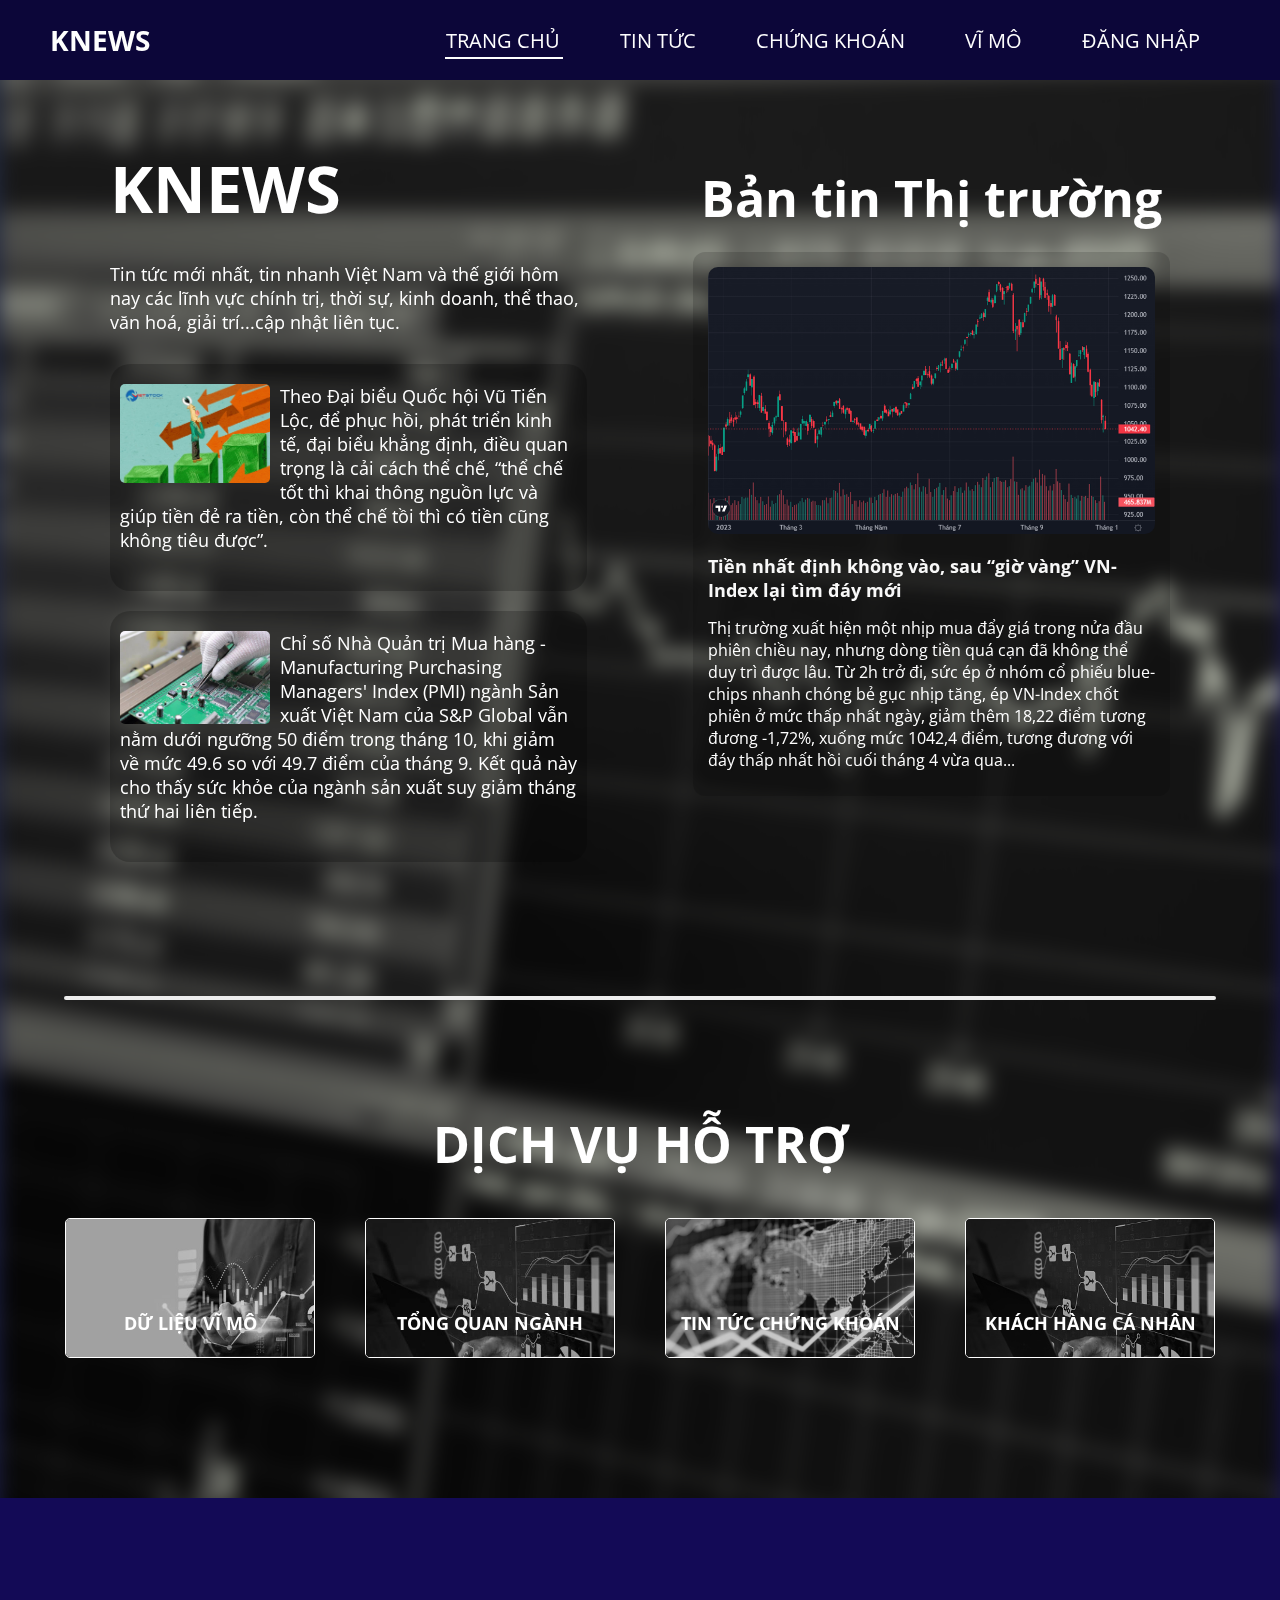
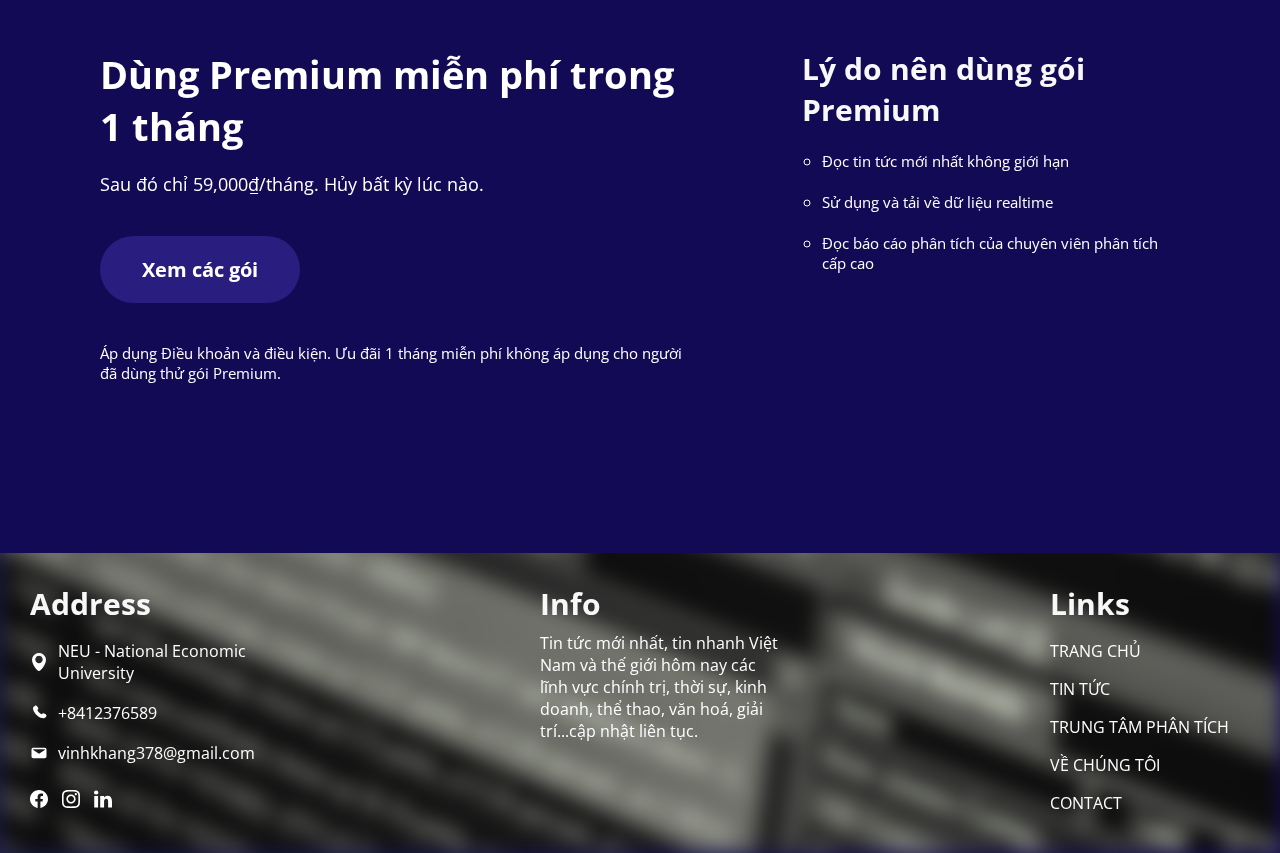
<file: assets/html/index.html>
<!DOCTYPE html>
<html lang="en">
  <head>
    <meta charset="utf-8" />
    <meta name="viewport" content="width=device-width, initial-scale=1.0" />
    <title>KNEWS</title>
    <!-- <link rel="stylesheet" href="../css/main.css" /> -->
    <link rel="stylesheet" href="../css/main.css" />
    <link rel="stylesheet" href="../css/index.css" />
  </head>

  <body>
    <div class="background"></div>
    <!-- header section -->
    <!-- <section id="header"></section> -->
    <section id="header"></section>
    <!-- end header section  -->

    <!-- start hero section  -->
    <section id="hero">
      <div class="container">
        <div class="hero-row">
          <div class="hero-slogan">
            <div class="detail-slogan">
              <h1>KNEWS</h1>
              <p>
                Tin tức mới nhất, tin nhanh Việt Nam và thế giới hôm nay các
                lĩnh vực chính trị, thời sự, kinh doanh, thể thao, văn hoá, giải
                trí...cập nhật liên tục.
              </p>
            </div>
            <div class="news-cat">
              <div class="cat-col">
                <a href="newspage.html">
                  <div class="sub-news">
                    <div class="float-news">
                      <img
                        src="../img/bo-gau-cho-diem-mua_951694.jpg"
                        alt=""
                        class="float-left"
                      />
                      <p>
                        Theo Đại biểu Quốc hội Vũ Tiến Lộc, để phục hồi, phát
                        triển kinh tế, đại biểu khẳng định, điều quan trọng là
                        cải cách thể chế, “thể chế tốt thì khai thông nguồn lực
                        và giúp tiền đẻ ra tiền, còn thể chế tồi thì có tiền
                        cũng không tiêu được”.
                      </p>
                    </div>
                  </div>
                </a>
                <a href="newspage.html">
                  <div class="sub-news">
                    <div class="float-news">
                      <img
                        src="../img/ava-dien-tu.jpg"
                        alt=""
                        class="float-left"
                      />
                      <p>
                        Chỉ số Nhà Quản trị Mua hàng - Manufacturing Purchasing
                        Managers' Index (PMI) ngành Sản xuất Việt Nam của S&P
                        Global vẫn nằm dưới ngưỡng 50 điểm trong tháng 10, khi
                        giảm về mức 49.6 so với 49.7 điểm của tháng 9. Kết quả
                        này cho thấy sức khỏe của ngành sản xuất suy giảm tháng
                        thứ hai liên tiếp.
                      </p>
                    </div>
                  </div>
                </a>
              </div>
            </div>
          </div>
          <div class="hero-highlight">
            <div class="highlight-news">
              <h2>Bản tin Thị trường</h2>
            </div>
            <div class="hnews-box">
              <a href="newspage.html">
                <div class="hnews-pic">
                  <img src="../img/stock-market.png" alt="stock-market" />
                </div>
                <div class="hnews-content">
                  <h5>
                    Tiền nhất định không vào, sau “giờ vàng” VN-Index lại tìm
                    đáy mới
                  </h5>
                  <p>
                    Thị trường xuất hiện một nhịp mua đẩy giá trong nửa đầu
                    phiên chiều nay, nhưng dòng tiền quá cạn đã không thể duy
                    trì được lâu. Từ 2h trở đi, sức ép ở nhóm cổ phiếu
                    blue-chips nhanh chóng bẻ gục nhịp tăng, ép VN-Index chốt
                    phiên ở mức thấp nhất ngày, giảm thêm 18,22 điểm tương đương
                    -1,72%, xuống mức 1042,4 điểm, tương đương với đáy thấp nhất
                    hồi cuối tháng 4 vừa qua...
                  </p>
                </div>
              </a>
            </div>
          </div>
        </div>
      </div>
    </section>
    <!-- end hero section  -->

    <div class="line"></div>

    <!-- start Services section  -->
    <section id="service">
      <div class="container">
        <div class="service-head">
          <h2>DỊCH VỤ HỖ TRỢ</h2>
        </div>
        <div class="service-row">
          <div class="service-box">
            <a href="macro.html">
              <img src="../img/stock-1.jpg" alt="" />
              <h5>DỮ LIỆU VĨ MÔ</h5>
            </a>
          </div>
          <div class="service-box">
            <a href="business.html">
              <img src="../img/stock-2.jpg" alt="" />
              <h5>TỔNG QUAN NGÀNH</h5>
            </a>
          </div>
          <div class="service-box">
            <a href="stocks.html">
              <img src="../img/stock-5.jpg" alt="" />
              <h5>TIN TỨC CHỨNG KHOÁN</h5>
            </a>
          </div>
          <div class="service-box">
            <a href="premium.html">
              <img src="../img/stock-4.jpg" alt="" />
              <h5>KHÁCH HÀNG CÁ NHÂN</h5>
            </a>
          </div>
        </div>
      </div>
    </section>
    <!-- end Services section  -->

    <!-- start Ad section  -->
    <section id="ad">
      <div class="container">
        <div class="row">
          <div class="col intro">
            <h3>Dùng Premium miễn phí trong 1 tháng</h3>
            <p>Sau đó chỉ 59,000₫/tháng. Hủy bất kỳ lúc nào.</p>
            <div class="readmore-button">
              <a href="premium.html"> Xem các gói </a>
            </div>
            <p class="mini">
              Áp dụng Điều khoản và điều kiện. Ưu đãi 1 tháng miễn phí không áp
              dụng cho người đã dùng thử gói Premium.
            </p>
          </div>
          <div class="why">
            <div class="col">
              <h4>Lý do nên dùng gói Premium</h4>
              <ul>
                <li><p>Đọc tin tức mới nhất không giới hạn</p></li>
                <li><p>Sử dụng và tải về dữ liệu realtime</p></li>
                <li>
                  <p>Đọc báo cáo phân tích của chuyên viên phân tích cấp cao</p>
                </li>
              </ul>
            </div>
          </div>
        </div>
      </div>
    </section>
    <!-- end Ad section  -->

    <!-- start Services section  -->
    <section id="footer"></section>

    <script type="module" src="../js/index.js"></script>
  </body>
</html>
</file>
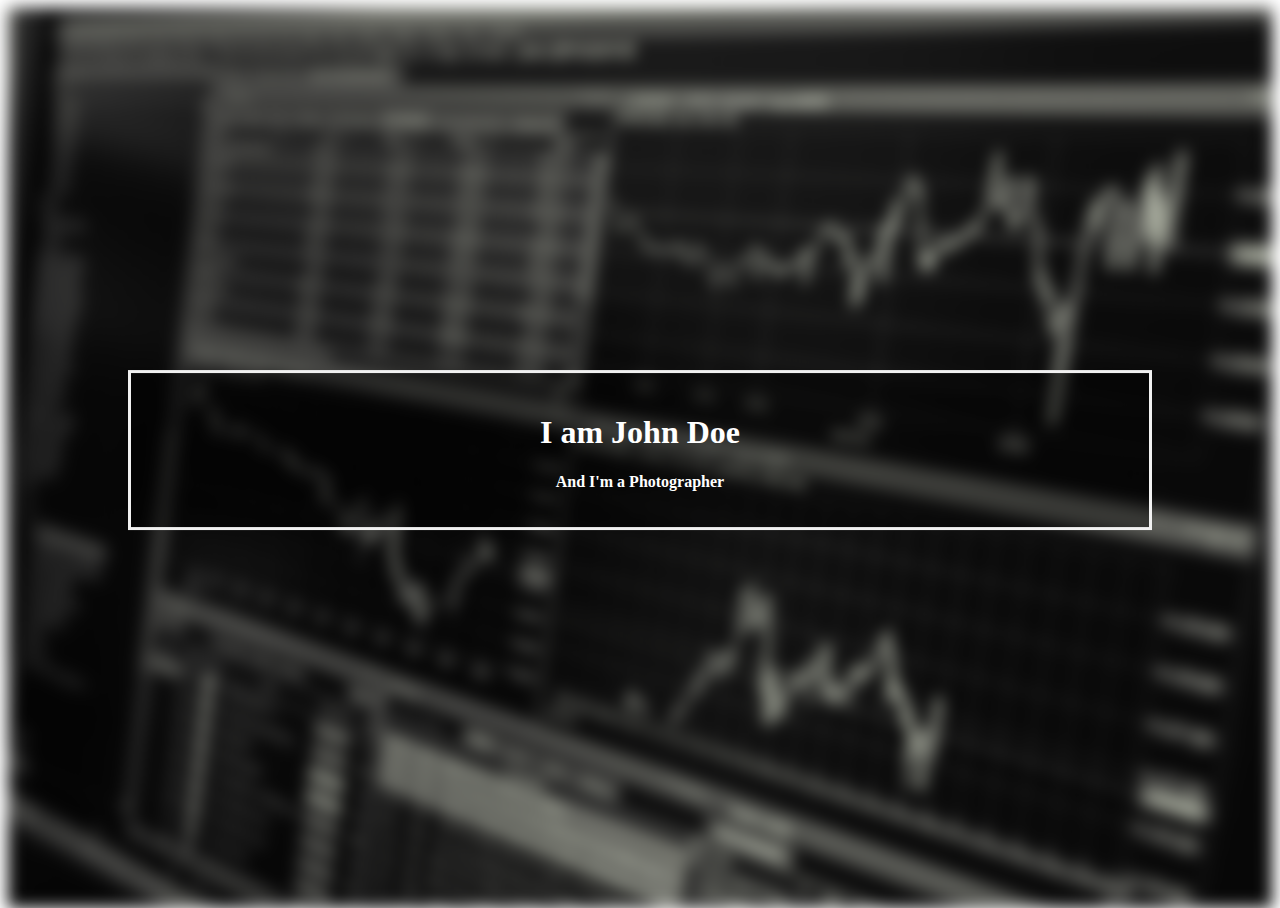
<file: trash.html>
<!DOCTYPE html>
<html lang="en">
  <head>
    <meta charset="UTF-8" />
    <meta name="viewport" content="width=device-width, initial-scale=1.0" />
    <title>Document</title>
    <style>
      body,
      html {
        height: 100%;
      }

      * {
        box-sizing: border-box;
      }

      .bg-image {
        /* The image used */
        background-image: url("./assets/img/wallpaperflare.com_wallpaper.jpg");

        /* Add the blur effect */
        filter: blur(8px);
        -webkit-filter: blur(8px);

        /* Full height */
        height: 100vh;

        /* Center and scale the image nicely */
        background-position: center;
        background-repeat: no-repeat;
        background-size: cover;
      }

      /* Position text in the middle of the page/image */
      .bg-text {
        background-color: rgb(0, 0, 0); /* Fallback color */
        background-color: rgba(0, 0, 0, 0.4); /* Black w/opacity/see-through */
        color: white;
        font-weight: bold;
        border: 3px solid #f1f1f1;
        position: absolute;
        top: 50%;
        left: 50%;
        transform: translate(-50%, -50%);
        z-index: 2;
        width: 80%;
        padding: 20px;
        text-align: center;
      }
    </style>
  </head>
  <body>
    <div class="bg-image"></div>

    <div class="bg-text">
      <h1>I am John Doe</h1>
      <p>And I'm a Photographer</p>
    </div>
  </body>
</html>
</file>
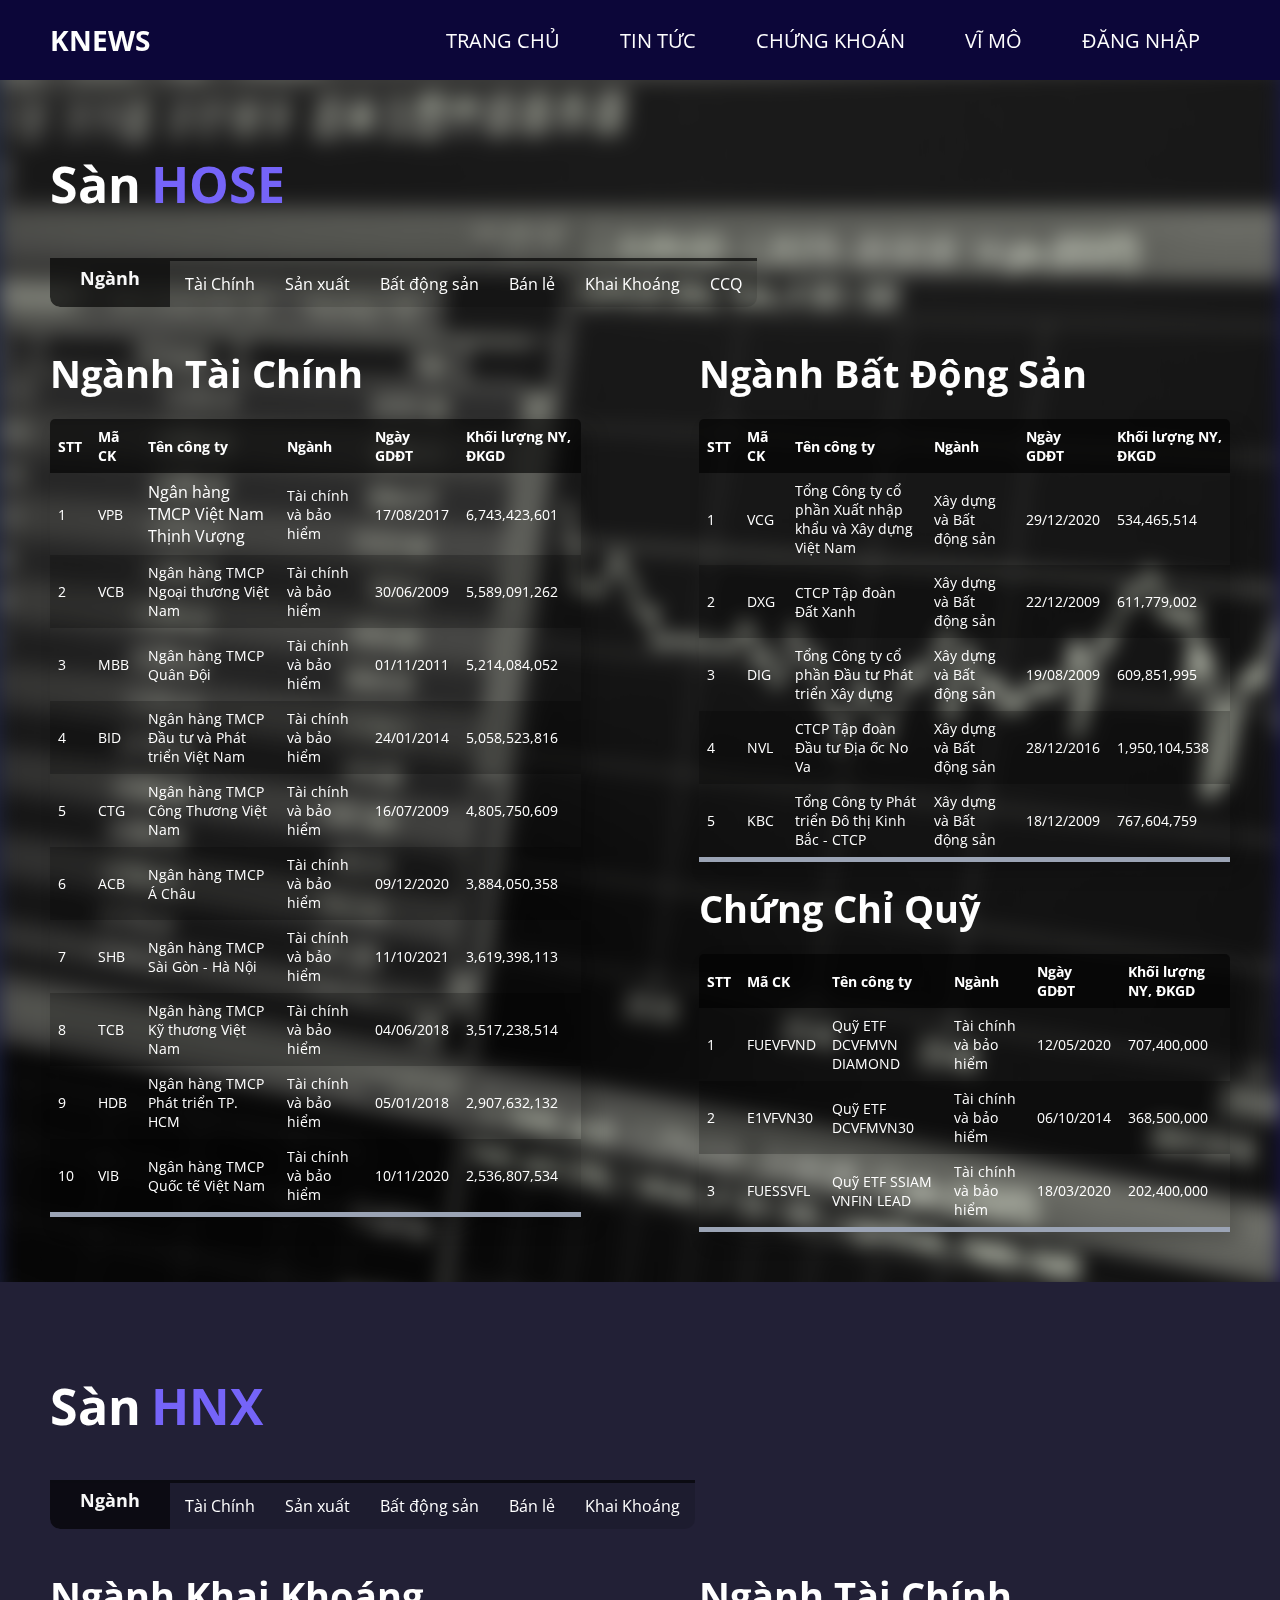
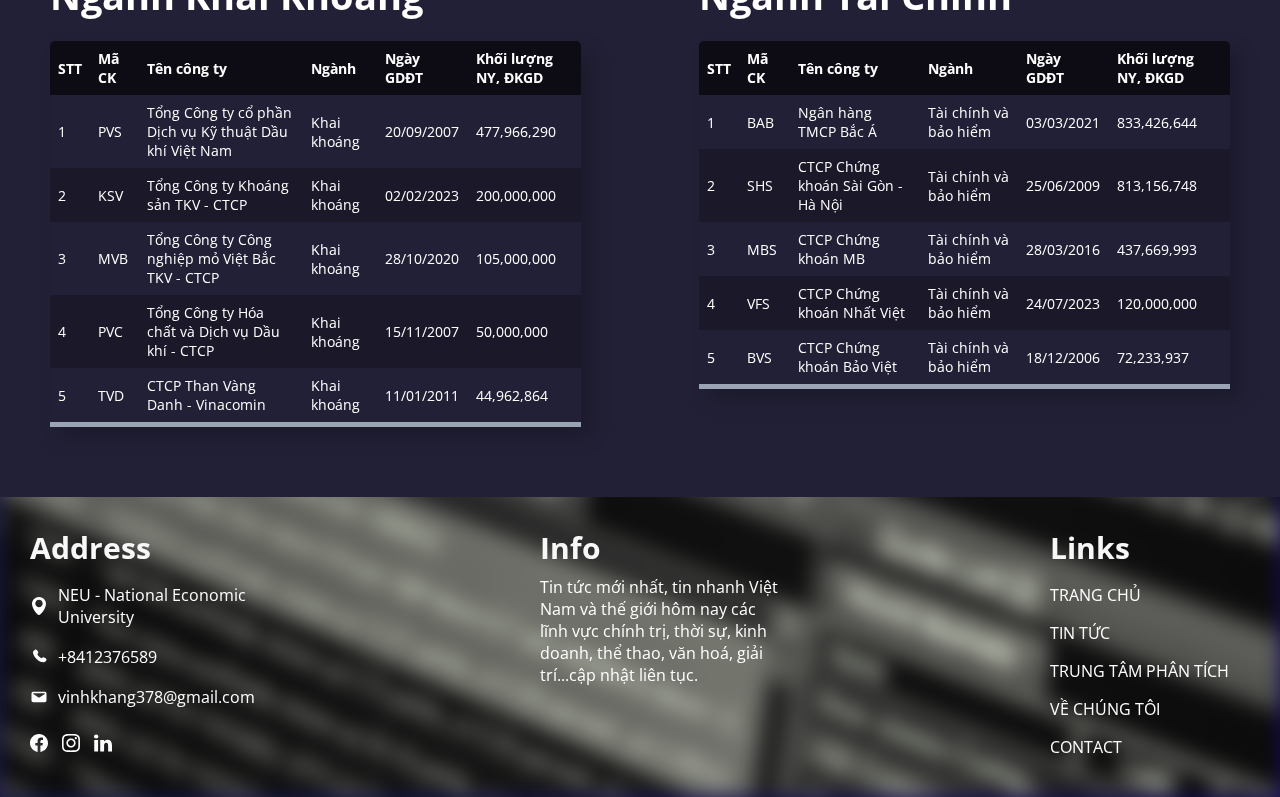
<file: assets/html/business.html>
<!DOCTYPE html>
<html lang="en">
  <head>
    <meta charset="utf-8" />
    <meta name="viewport" content="width=device-width, initial-scale=1.0" />
    <title>Doanh nghiệp</title>
    <link rel="stylesheet" href="../css/main.css" />
    <style>
      /* HOSE  */

      .hose-info,
      .hnx-info {
        margin: auto;
        max-width: 1380px;
        display: flex;
        flex-direction: column;
      }

      .exchange-platform {
        padding: 50px 100px;
        z-index: 10;
      }

      .platform {
        display: flex;
        flex-wrap: nowrap;
        margin: 20px 0;
      }

      .platform h2 {
        margin-right: 10px;
      }

      .table-head {
        margin: 20px 0;
      }

      .col {
        flex-basis: 45%;
      }

      .bnav-items {
        padding: 0;
      }

      /* HNX  */
      #hnx {
        background-color: #222036;
        padding: 20px 0;
        z-index: -2;
      }


      @media screen and (max-width: 1440px) {
        .exchange-platform {
          padding: 50px ;
        }
      } 
      
      @media screen and (max-width: 1024px) {
        .exchange-platform {
          padding: 20px ;
        }
        .hose-info .row ,
        .hnx-info .row{
          flex-direction: column;
        }
        .hose-info .row .col,
        .hnx-info .row .col{
          margin: 30px 0;
        }
        .busi-nav,
        .business-table {
          overflow: scroll;
        }
      } 
      @media screen and (max-width: 768px) {
        .platform h2{
          font-size: 40px;

        }
      }
      
    </style>
  </head>

  <body>
    <div class="background"></div>
    <!-- header section -->
    <section id="header"></section>
    <!-- end header section  -->

    <div id="hose">
      <div class="exchange-platform">
        <div class="hose-info">
          <div class="platform">
            <h2>Sàn<h2 class="highlight">HOSE</h2></h2>

          </div>
          <div class="busi-nav">
            <div class="nav-row">
              <div class="nav-slogan">
                <a href="#">
                  <h5>Ngành</h5>
                </a>
              </div>
              <div class="nav-content">
                <ul class="bnav-items">
                  <li class="bnav-item">
                    <a href="major.html">Tài Chính</a>
                  </li>
                  <li class="bnav-item">
                    <a href="major.html">Sản xuất</a>
                  </li>
                  <li class="bnav-item">
                    <a href="major.html">Bất động sản</a>
                  </li>
                  <li class="bnav-item">
                    <a href="major.html">Bán lẻ</a>
                  </li>
                  <li class="bnav-item">
                    <a href="major.html">Khai Khoáng</a>
                  </li>
                  <li class="bnav-item">
                    <a href="major.html">CCQ</a>
                  </li>
                </ul>
              </div>
            </div>
          </div>
          <div class="row">
            <div class="col">
              <div class="table-head">
                <h3 id="taichinh-hose">Ngành Tài Chính</h3>
              </div>
              <div class="business-table">
                <table class="table-content">
                  <thead>
                    <tr>
                      <th>STT</th>
                      <th>Mã CK</th>
                      <th>Tên công ty</th>
                      <th>Ngành</th>
                      <th>Ngày GDĐT</th>
                      <th>Khối lượng NY, ĐKGD</th>
                    </tr>
                  </thead>
                  <tbody>
                    <tr>
                      <td>1</td>
                      <td>VPB</td>
                      <td>
                        <a href="#">Ngân hàng TMCP Việt Nam Thịnh Vượng</a>
                      </td>
                      <td>Tài chính và bảo hiểm</td>
                      <td>17/08/2017</td>
                      <td>6,743,423,601</td>
                    </tr>
                    <tr>
                      <td>2</td>
                      <td>VCB</td>
                      <td>Ngân hàng TMCP Ngoại thương Việt Nam</td>
                      <td>Tài chính và bảo hiểm</td>
                      <td>30/06/2009</td>
                      <td>5,589,091,262</td>
                    </tr>
                    <tr>
                      <td>3</td>
                      <td>MBB</td>
                      <td>Ngân hàng TMCP Quân Đội</td>
                      <td>Tài chính và bảo hiểm</td>
                      <td>01/11/2011</td>
                      <td>5,214,084,052</td>
                    </tr>
                    <tr>
                      <td>4</td>
                      <td>BID</td>
                      <td>Ngân hàng TMCP Đầu tư và Phát triển Việt Nam</td>
                      <td>Tài chính và bảo hiểm</td>
                      <td>24/01/2014</td>
                      <td>5,058,523,816</td>
                    </tr>
                    <tr>
                      <td>5</td>
                      <td>CTG</td>
                      <td>Ngân hàng TMCP Công Thương Việt Nam</td>
                      <td>Tài chính và bảo hiểm</td>
                      <td>16/07/2009</td>
                      <td>4,805,750,609</td>
                    </tr>
                    <tr>
                      <td>6</td>
                      <td>ACB</td>
                      <td>Ngân hàng TMCP Á Châu</td>
                      <td>Tài chính và bảo hiểm</td>
                      <td>09/12/2020</td>
                      <td>3,884,050,358</td>
                    </tr>
                    <tr>
                      <td>7</td>
                      <td>SHB</td>
                      <td>Ngân hàng TMCP Sài Gòn - Hà Nội</td>
                      <td>Tài chính và bảo hiểm</td>
                      <td>11/10/2021</td>
                      <td>3,619,398,113</td>
                    </tr>
                    <tr>
                      <td>8</td>
                      <td>TCB</td>
                      <td>Ngân hàng TMCP Kỹ thương Việt Nam</td>
                      <td>Tài chính và bảo hiểm</td>
                      <td>04/06/2018</td>
                      <td>3,517,238,514</td>
                    </tr>
                    <tr>
                      <td>9</td>
                      <td>HDB</td>
                      <td>Ngân hàng TMCP Phát triển TP. HCM</td>
                      <td>Tài chính và bảo hiểm</td>
                      <td>05/01/2018</td>
                      <td>2,907,632,132</td>
                    </tr>
                    <tr>
                      <td>10</td>
                      <td>VIB</td>
                      <td>Ngân hàng TMCP Quốc tế Việt Nam</td>
                      <td>Tài chính và bảo hiểm</td>
                      <td>10/11/2020</td>
                      <td>2,536,807,534</td>
                    </tr>
                  </tbody>
                </table>
              </div>
            </div>
            <div class="col">
              <div class="table-head">
                <h3 id="bds-hose">Ngành Bất Động Sản</h3>
              </div>
              <div class="business-table">
                <table class="table-content">
                  <thead>
                    <tr>
                      <th>STT</th>
                      <th>Mã CK</th>
                      <th>Tên công ty</th>
                      <th>Ngành</th>
                      <th>Ngày GDĐT</th>
                      <th>Khối lượng NY, ĐKGD</th>
                    </tr>
                  </thead>
                  <tbody>
                    <tr>
                      <td>1</td>
                      <td>VCG</td>
                      <td>
                        Tổng Công ty cổ phần Xuất nhập khẩu và Xây dựng Việt Nam
                      </td>
                      <td>Xây dựng và Bất động sản</td>
                      <td>29/12/2020</td>
                      <td>534,465,514</td>
                    </tr>
                    <tr>
                      <td>2</td>
                      <td>DXG</td>
                      <td>CTCP Tập đoàn Đất Xanh</td>
                      <td>Xây dựng và Bất động sản</td>
                      <td>22/12/2009</td>
                      <td>611,779,002</td>
                    </tr>
                    <tr>
                      <td>3</td>
                      <td>DIG</td>
                      <td>Tổng Công ty cổ phần Đầu tư Phát triển Xây dựng</td>
                      <td>Xây dựng và Bất động sản</td>
                      <td>19/08/2009</td>
                      <td>609,851,995</td>
                    </tr>
                    <tr>
                      <td>4</td>
                      <td>NVL</td>
                      <td>CTCP Tập đoàn Đầu tư Địa ốc No Va</td>
                      <td>Xây dựng và Bất động sản</td>
                      <td>28/12/2016</td>
                      <td>1,950,104,538</td>
                    </tr>
                    <tr>
                      <td>5</td>
                      <td>KBC</td>
                      <td>Tổng Công ty Phát triển Đô thị Kinh Bắc - CTCP</td>
                      <td>Xây dựng và Bất động sản</td>
                      <td>18/12/2009</td>
                      <td>767,604,759</td>
                    </tr>
                  </tbody>
                </table>
              </div>
              <div class="table-head">
                <h3 id="ccq-hose">Chứng Chỉ Quỹ</h3>
              </div>
              <div class="business-table">
                <table class="table-content">
                  <thead>
                    <tr>
                      <th>STT</th>
                      <th>Mã CK</th>
                      <th>Tên công ty</th>
                      <th>Ngành</th>
                      <th>Ngày GDĐT</th>
                      <th>Khối lượng NY, ĐKGD</th>
                    </tr>
                  </thead>
                  <tbody>
                    <tr>
                      <td>1</td>
                      <td>FUEVFVND</td>
                      <td>Quỹ ETF DCVFMVN DIAMOND</td>
                      <td>Tài chính và bảo hiểm</td>
                      <td>12/05/2020</td>
                      <td>707,400,000</td>
                    </tr>
                    <tr>
                      <td>2</td>
                      <td>E1VFVN30</td>
                      <td>Quỹ ETF DCVFMVN30</td>
                      <td>Tài chính và bảo hiểm</td>
                      <td>06/10/2014</td>
                      <td>368,500,000</td>
                    </tr>
                    <tr>
                      <td>3</td>
                      <td>FUESSVFL</td>
                      <td>Quỹ ETF SSIAM VNFIN LEAD</td>
                      <td>Tài chính và bảo hiểm</td>
                      <td>18/03/2020</td>
                      <td>202,400,000</td>
                    </tr>
                  </tbody>
                </table>
              </div>
            </div>
          </div>
        </div>
      </div>
    </div>

    <div id="hnx">
      <div class="exchange-platform">
        <div class="hnx-info">
          <div class="platform">
            <h2>Sàn </h2>
            <h2 class="highlight">HNX</h2>
          </div>
          <div class="busi-nav">
            <div class="nav-row">
              <div class="nav-slogan">
                <a href="#">
                  <h5>Ngành</h5>
                </a>
              </div>
              <div class="nav-content">
                <ul class="bnav-items">
                  <li class="bnav-item">
                    <a href="major.html">Tài Chính</a>
                  </li>
                  <li class="bnav-item">
                    <a href="major.html">Sản xuất</a>
                  </li>
                  <li class="bnav-item">
                    <a href="major.html">Bất động sản</a>
                  </li>
                  <li class="bnav-item">
                    <a href="major.html">Bán lẻ</a>
                  </li>
                  <li class="bnav-item">
                    <a href="major.html">Khai Khoáng</a>
                  </li>
                </ul>
              </div>
            </div>
          </div>
          <div class="row">
            <div class="col">
              <div class="table-head">
                <h3 id="khaikhoang-hnx">Ngành Khai Khoáng</h3>
              </div>
              <div class="business-table">
                <table class="table-content">
                  <thead>
                    <tr>
                      <th>STT</th>
                      <th>Mã CK</th>
                      <th>Tên công ty</th>
                      <th>Ngành</th>
                      <th>Ngày GDĐT</th>
                      <th>Khối lượng NY, ĐKGD</th>
                    </tr>
                  </thead>
                  <tbody>
                    <tr>
                      <td>1</td>
                      <td>PVS</td>
                      <td>
                        Tổng Công ty cổ phần Dịch vụ Kỹ thuật Dầu khí Việt Nam
                      </td>
                      <td>Khai khoáng</td>
                      <td>20/09/2007</td>
                      <td>477,966,290</td>
                    </tr>
                    <tr>
                      <td>2</td>
                      <td>KSV</td>
                      <td>Tổng Công ty Khoáng sản TKV - CTCP</td>
                      <td>Khai khoáng</td>
                      <td>02/02/2023</td>
                      <td>200,000,000</td>
                    </tr>
                    <tr>
                      <td>3</td>
                      <td>MVB</td>
                      <td>Tổng Công ty Công nghiệp mỏ Việt Bắc TKV - CTCP</td>
                      <td>Khai khoáng</td>
                      <td>28/10/2020</td>
                      <td>105,000,000</td>
                    </tr>
                    <tr>
                      <td>4</td>
                      <td>PVC</td>
                      <td>Tổng Công ty Hóa chất và Dịch vụ Dầu khí - CTCP</td>
                      <td>Khai khoáng</td>
                      <td>15/11/2007</td>
                      <td>50,000,000</td>
                    </tr>
                    <tr>
                      <td>5</td>
                      <td>TVD</td>
                      <td>CTCP Than Vàng Danh - Vinacomin</td>
                      <td>Khai khoáng</td>
                      <td>11/01/2011</td>
                      <td>44,962,864</td>
                    </tr>
                  </tbody>
                </table>
              </div>
            </div>
            <div class="col">
              <div class="table-head">
                <h3 id="taichinh-hnx">Ngành Tài Chính</h3>
              </div>
              <div class="business-table">
                <table class="table-content">
                  <thead>
                    <tr>
                      <th>STT</th>
                      <th>Mã CK</th>
                      <th>Tên công ty</th>
                      <th>Ngành</th>
                      <th>Ngày GDĐT</th>
                      <th>Khối lượng NY, ĐKGD</th>
                    </tr>
                  </thead>
                  <tbody>
                    <tr>
                      <td>1</td>
                      <td>BAB</td>
                      <td>Ngân hàng TMCP Bắc Á</td>
                      <td>Tài chính và bảo hiểm</td>
                      <td>03/03/2021</td>
                      <td>833,426,644</td>
                    </tr>
                    <tr>
                      <td>2</td>
                      <td>SHS</td>
                      <td>CTCP Chứng khoán Sài Gòn - Hà Nội</td>
                      <td>Tài chính và bảo hiểm</td>
                      <td>25/06/2009</td>
                      <td>813,156,748</td>
                    </tr>
                    <tr>
                      <td>3</td>
                      <td>MBS</td>
                      <td>CTCP Chứng khoán MB</td>
                      <td>Tài chính và bảo hiểm</td>
                      <td>28/03/2016</td>
                      <td>437,669,993</td>
                    </tr>
                    <tr>
                      <td>4</td>
                      <td>VFS</td>
                      <td>CTCP Chứng khoán Nhất Việt</td>
                      <td>Tài chính và bảo hiểm</td>
                      <td>24/07/2023</td>
                      <td>120,000,000</td>
                    </tr>
                    <tr>
                      <td>5</td>
                      <td>BVS</td>
                      <td>CTCP Chứng khoán Bảo Việt</td>
                      <td>Tài chính và bảo hiểm</td>
                      <td>18/12/2006</td>
                      <td>72,233,937</td>
                    </tr>
                  </tbody>
                </table>
              </div>
            </div>
          </div>
        </div>
      </div>
    </div>

    <section id="footer"></section>
    <script type="module" src="../js/business.js"></script>
  </body>
</html>
</file>
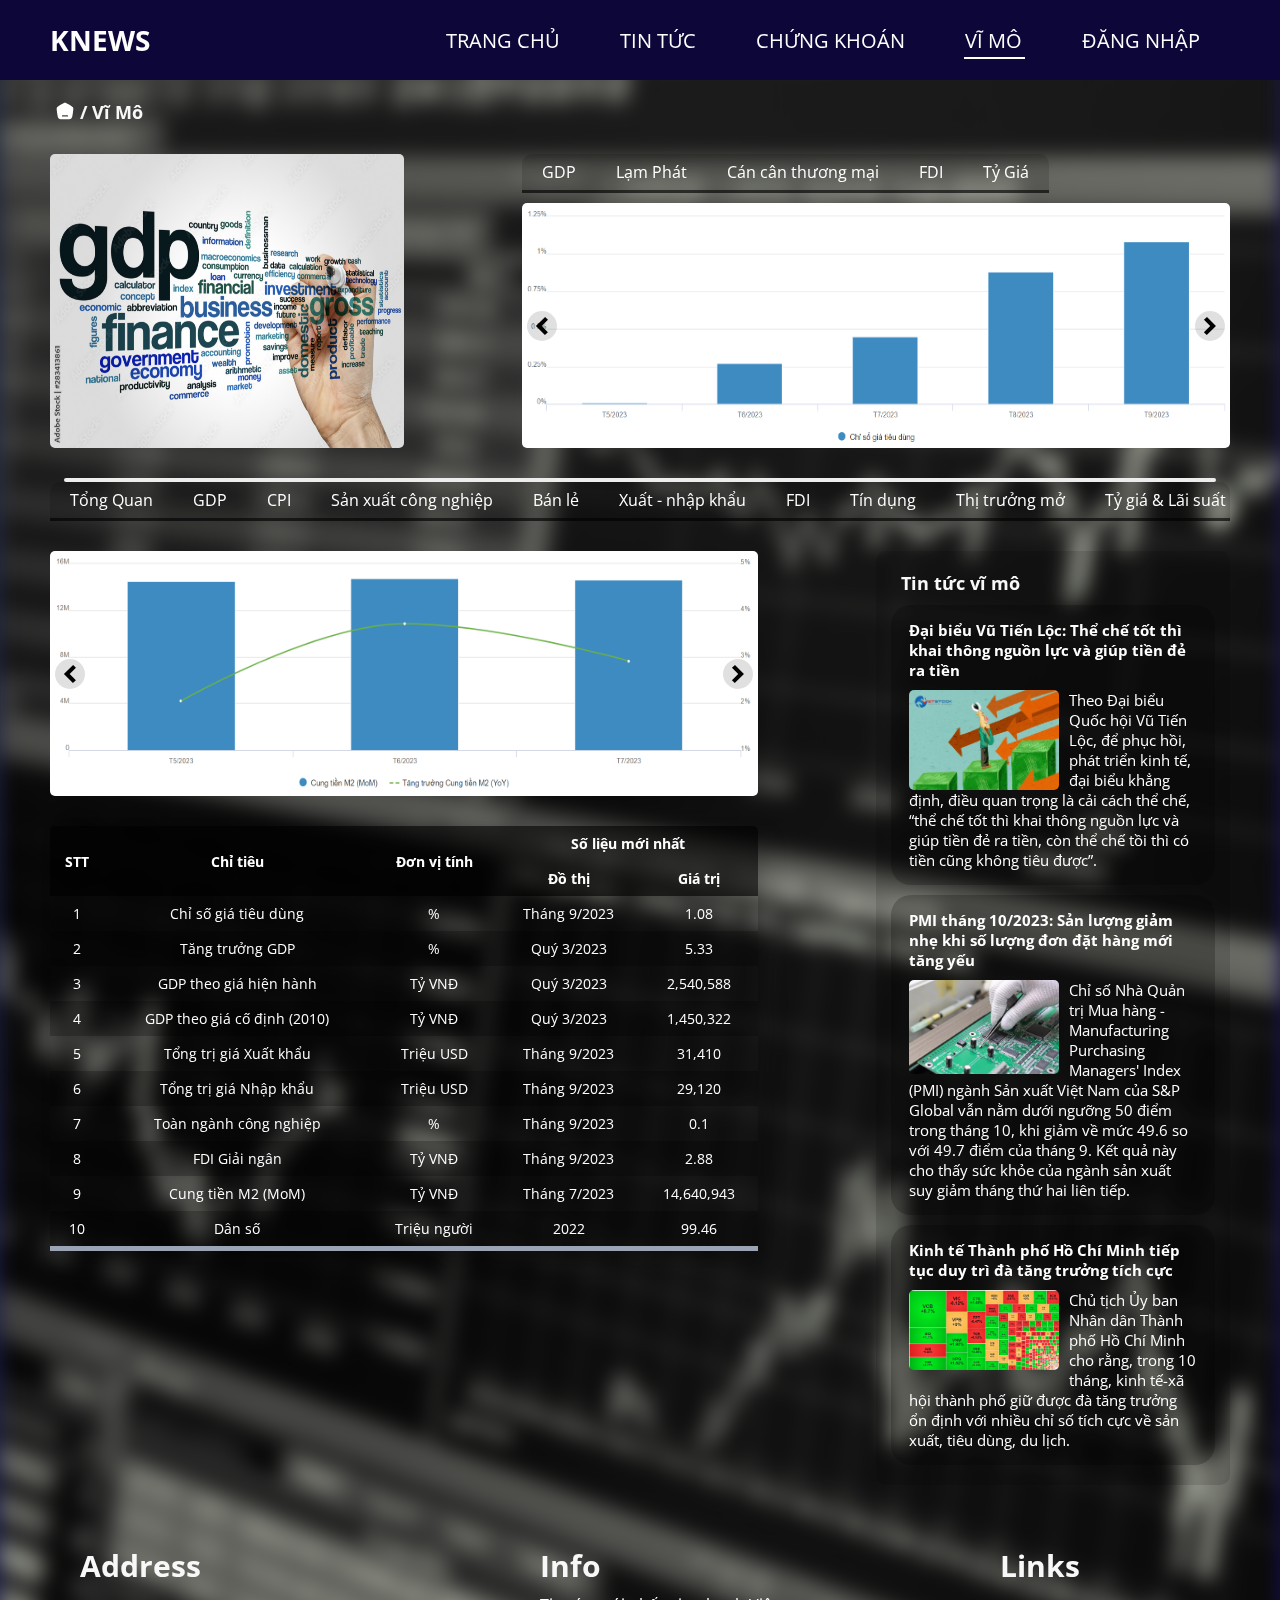
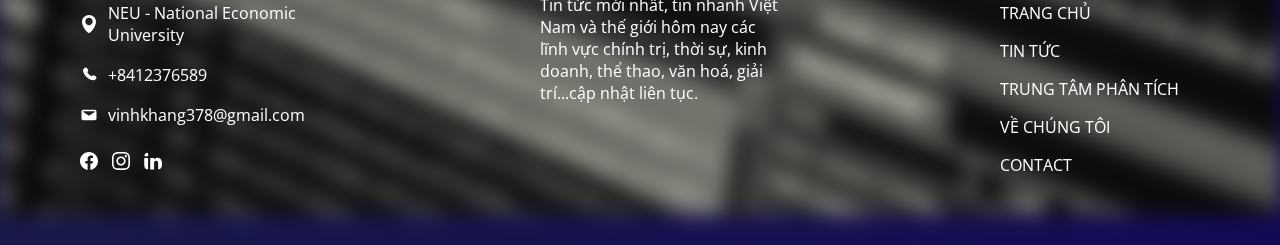
<file: assets/html/macro.html>
<!DOCTYPE html>
<html lang="en">
  <head>
    <meta charset="utf-8" />
    <meta name="viewport" content="width=device-width, initial-scale=1.0" />
    <title>Vĩ mô</title>
    <link rel="stylesheet" href="../css/main.css" />
    <style>
      img {
        border-radius: 5px;
      }
      .container {
        margin-bottom: 30px;
        padding: 0 50px;
      }
      .col-1 {
        flex-basis: 30%;
      }

      .macro-head,
      .container .row ,
      .macro-board,
      .line
      {
        max-width: 1360px;
        margin: auto;
      }

      /* .macro-hero  */
      .macro-img {
        flex-basis: 30%;
      }
      .macro-img img {
        width: 100%;
        height: 100%;
      }
      .macro-hero .macro-table {
        flex-basis: 60%;
      }
      /* end macro-hero  */

      /* macro head  */
      .macro-head {
        margin: 20px 0;
        display: flex;
      }

      .macro-head img {
        width: 20px;
        filter: invert(100%) brightness(200%);
        margin-bottom: -4px;
        transition: all 0.3s ease;
      }

      .macro-head img:hover {
        filter: invert(50%) brightness(100%);
        transform: translate(0px, -5px);
      }

      .macro-head a {
        margin: 0 5px;
        padding: 0;
      }
      /* macro head  */

      /* .macro-nav */
      .macro-nav {
        margin: 0 0 10px 0;
      }

      .macro-nav .nav-row {
        display: flex;
        justify-content: left;
        margin: 0;
        padding: 0;
        border-bottom: 3px solid rgba(0, 0, 0, 0.605);
        overflow: hidden;
        width: 100%;
        background-color: rgba(0, 0, 0, 0.122);
        border-radius: 10px 10px 0 0;
        width: max-content;
      }

      .macro-nav .bnav-item {
        padding: 7px 20px;
      }

      .macro-board .macro-nav {
        display: flex;
        justify-content: center;
        margin-bottom: 30px;
      }

      .macro-board .nav-row {
        width: 100%;
      }

      .macro-board .limited-slide {
        margin-bottom: 30px;
      }

      .macro-board .bnav-items {
        margin: 0;
      }
      /* end macro-nav */

      .macro-table {
        flex-basis: 60%;
      }

      .sub-news h6 {
        color: white;
      }

      .sub-news p {
        font-size: 15px;
      }

      .macro-news {
        display: flex;
        flex-direction: column;
        background-color: rgba(0, 0, 0, 0.122);
        border-radius: 10px;
        padding: 10px 15px;
      }

      .macro-news .sub-news {
        margin-bottom: 10px;
        padding: 15px 18px;
      }

      .macro-news .macro-head {
        margin: 10px;
      }

      .macro-table th,
      .macro-table td {
        text-align: center;
      }

      /* .macro-table img {
        margin-bottom: 20px;
      } */
/* 
      @media screen and (max-width: 1440px) {
        .container {
          padding: 40px;
        }
      } */
      @media screen and (max-width: 1240px) {
        .container {
          padding: 20px;
        }
        .macro-head {
          margin: 0;
        }
        .row {
          flex-wrap: wrap;
        }
        .macro-board .col-1 {
          margin-top: 50px;
          flex-basis: 100%;
          padding: 0 100px;
        }

        .macro-table {
          flex-basis: 100%;
        }
      }
      @media screen and (max-width: 1024px) {
        .container {
          padding: 20px;
        }
        .macro-img {
          display: none;
        }
        .macro-hero .macro-table {
          flex-basis: 100%;
        }
      }

      @media screen and (max-width: 768px) {
        .container {
          padding: 10px;
        }
        .macro-img {
          flex-basis: 100%;
          display: block;
        }
        .macro-hero .macro-table {
          display: none;
        }
        .macro-board .col-1 {
          padding: 0 20px;
        }
        .line {
          display: none;
        }
      }
    </style>
  </head>

  <body>
    <div class="background"></div>

    <!-- header section -->
    <section id="header"></section>
    <!-- end header section  -->

    <!-- home navigate -->
    <div class="container">
      <div class="macro-head">
        <a href="index.html">
          <img src="../img/svg/home-angle-svgrepo-com.svg" alt="" />
        </a>
        <h5>/ Vĩ Mô</h5>
      </div>
    </div>
    <!-- home navigate -->

    <!-- hero  -->
    <div class="container">
      <div class="row">
        <div class="macro-hero">
          <div class="row">
            <div class="macro-img">
              <img src="../img/gdp.png" alt="">
            </div>
            <div class="macro-table">
              <div class="macro-nav">
                <div class="nav-row">
                  <div class="nav-content">
                    <ul class="bnav-items">
                      <li class="bnav-item idx-0">
                        <a href="#" class="active">GDP</a>
                      </li>
                      <li class="bnav-item idx-1">
                        <a href="#">Lạm Phát</a>
                      </li>
                      <li class="bnav-item idx-2">
                        <a href="#">Cán cân thương mại</a>
                      </li>
                      <li class="bnav-item idx-3">
                        <a href="#">FDI</a>
                      </li>
                      <li class="bnav-item idx-4">
                        <a href="#">Tỷ Giá</a>
                      </li>
                    </ul>
                  </div>
                </div>
              </div>
              <div class="limited-slide">
                <div class="slide-show">
                  <div class="list-imgs">
                    <img src="../img/cpi-hh.png" alt="" />
                    <img src="../img/sx-cn.png" alt="" />
                    <img src="../img/banle.png" alt="" />
                    <img src="../img/xnk.png" alt="" />
                    <img src="../img/fdi.png" alt="" />
                  </div>
                  <div class="btns">
                    <div class="btn-l btn">
                      <img src="../img/svg/left-svgrepo-com.svg" alt="left" />
                    </div>
                    <div class="btn-r btn">
                      <img src="../img/svg/right-svgrepo-com.svg" alt="left" />
                    </div>
                  </div>
                </div>
              </div>
            </div>
          </div>
        </div>
      </div>
    </div>
    <!-- end hero  -->

    <div class="line"></div>

    <!-- tables  -->
    <div class="container">
      <div class="macro-board">
        <div class="macro-nav">
          <div class="nav-row">
            <div class="nav-content">
              <ul class="bnav-items">
                <li class="bnav-item">
                  <a href="#">Tổng Quan</a>
                </li>
                <li class="bnav-item idx-0">
                  <a href="#" class="active">GDP</a>
                </li>
                <li class="bnav-item idx-1">
                  <a href="#">CPI</a>
                </li>
                <li class="bnav-item idx-2">
                  <a href="#">Sản xuất công nghiệp</a>
                </li>
                <li class="bnav-item idx-3">
                  <a href="#">Bán lẻ</a>
                </li>
                <li class="bnav-item idx-4">
                  <a href="#">Xuất - nhập khẩu</a>
                </li>
                <li class="bnav-item idx-5">
                  <a href="#">FDI</a>
                </li>
                <li class="bnav-item idx-6">
                  <a href="#">Tín dụng</a>
                </li>
                <li class="bnav-item idx-7">
                  <a href="#">Thị trưởng mở</a>
                </li>
                <li class="bnav-item idx-8">
                  <a href="#">Tỷ giá & Lãi suất</a>
                </li>
              </ul>
            </div>
          </div>
        </div>
        <div class="row">
          <div class="macro-table">
            <div class="limited-slide">
              <div class="slide-show">
                <div class="list-imgs">
                  <img src="../img/tindung.png" alt="" />
                  <img src="../img/ttrg-mo.png" alt="" />
                  <img src="../img/tygia-ls.png" alt="" />
                  <img src="../img/gdp-hienhanh.png" alt="" />
                  <img src="../img/cpi-hh.png" alt="" />
                  <img src="../img/sx-cn.png" alt="" />
                  <img src="../img/banle.png" alt="" />
                  <img src="../img/xnk.png" alt="" />
                  <img src="../img/fdi.png" alt="" />
                </div>
                <div class="btns">
                  <div class="btn-l btn">
                    <img src="../img/svg/left-svgrepo-com.svg" alt="left" />
                  </div>
                  <div class="btn-r btn">
                    <img src="../img/svg/right-svgrepo-com.svg" alt="left" />
                  </div>
                </div>
              </div>
            </div>

            <div class="business-table">
              <table class="table-content">
                <thead>
                  <tr>
                    <th rowspan="2">STT</th>
                    <th rowspan="2">Chỉ tiêu</th>
                    <th rowspan="2">Đơn vị tính</th>
                    <th colspan="2">Số liệu mới nhất</th>
                  </tr>
                  <tr>
                    <th>Đồ thị</th>
                    <th>Giá trị</th>
                  </tr>
                </thead>
                <tbody>
                  <tr>
                    <td>1</td>
                    <td>Chỉ số giá tiêu dùng</td>
                    <td>%</td>
                    <td>Tháng 9/2023</td>
                    <td>1.08</td>
                  </tr>
                  <tr>
                    <td>2</td>
                    <td>Tăng trưởng GDP</td>
                    <td>%</td>
                    <td>Quý 3/2023</td>
                    <td>5.33</td>
                  </tr>
                  <tr>
                    <td>3</td>
                    <td>GDP theo giá hiện hành</td>
                    <td>Tỷ VNĐ</td>
                    <td>Quý 3/2023</td>
                    <td>2,540,588</td>
                  </tr>
                  <tr>
                    <td>4</td>
                    <td>GDP theo giá cố định (2010)</td>
                    <td>Tỷ VNĐ</td>
                    <td>Quý 3/2023</td>
                    <td>1,450,322</td>
                  </tr>
                  <tr>
                    <td>5</td>
                    <td>Tổng trị giá Xuất khẩu</td>
                    <td>Triệu USD</td>
                    <td>Tháng 9/2023</td>
                    <td>31,410</td>
                  </tr>
                  <tr>
                    <td>6</td>
                    <td>Tổng trị giá Nhập khẩu</td>
                    <td>Triệu USD</td>
                    <td>Tháng 9/2023</td>
                    <td>29,120</td>
                  </tr>
                  <tr>
                    <td>7</td>
                    <td>Toàn ngành công nghiệp</td>
                    <td>%</td>
                    <td>Tháng 9/2023</td>
                    <td>0.1</td>
                  </tr>
                  <tr>
                    <td>8</td>
                    <td>FDI Giải ngân</td>
                    <td>Tỷ VNĐ</td>
                    <td>Tháng 9/2023</td>
                    <td>2.88</td>
                  </tr>
                  <tr>
                    <td>9</td>
                    <td>Cung tiền M2 (MoM)</td>
                    <td>Tỷ VNĐ</td>
                    <td>Tháng 7/2023</td>
                    <td>14,640,943</td>
                  </tr>
                  <tr>
                    <td>10</td>
                    <td>Dân số</td>
                    <td>Triệu người</td>
                    <td>2022</td>
                    <td>99.46</td>
                  </tr>
                </tbody>
              </table>
            </div>
          </div>
          <div class="col-1">
            <div class="macro-news">
              <div class="macro-head">
                <h5>Tin tức vĩ mô</h5>
              </div>
              <div class="sub-news">
                <h6>
                  Đại biểu Vũ Tiến Lộc: Thể chế tốt thì khai thông nguồn lực và
                  giúp tiền đẻ ra tiền
                </h6>
                <div class="float-news">
                  <img
                    src="../img/bo-gau-cho-diem-mua_951694.jpg"
                    alt=""
                    class="float-left"
                  />
                  <p>
                    Theo Đại biểu Quốc hội Vũ Tiến Lộc, để phục hồi, phát triển
                    kinh tế, đại biểu khẳng định, điều quan trọng là cải cách
                    thể chế, “thể chế tốt thì khai thông nguồn lực và giúp tiền
                    đẻ ra tiền, còn thể chế tồi thì có tiền cũng không tiêu
                    được”.
                  </p>
                </div>
              </div>
              <div class="sub-news">
                <h6>
                  PMI tháng 10/2023: Sản lượng giảm nhẹ khi số lượng đơn đặt
                  hàng mới tăng yếu
                </h6>
                <div class="float-news">
                  <img src="../img/ava-dien-tu.jpg" alt="" class="float-left" />
                  <p>
                    Chỉ số Nhà Quản trị Mua hàng - Manufacturing Purchasing
                    Managers' Index (PMI) ngành Sản xuất Việt Nam của S&P Global
                    vẫn nằm dưới ngưỡng 50 điểm trong tháng 10, khi giảm về mức
                    49.6 so với 49.7 điểm của tháng 9. Kết quả này cho thấy sức
                    khỏe của ngành sản xuất suy giảm tháng thứ hai liên tiếp.
                  </p>
                </div>
              </div>
              <div class="sub-news">
                <h6>
                  Kinh tế Thành phố Hồ Chí Minh tiếp tục duy trì đà tăng trưởng
                  tích cực
                </h6>
                <div class="float-news">
                  <img src="../img/bong-bong.png" alt="" class="float-left" />
                  <p>
                    Chủ tịch Ủy ban Nhân dân Thành phố Hồ Chí Minh cho rằng,
                    trong 10 tháng, kinh tế-xã hội thành phố giữ được đà tăng
                    trưởng ổn định với nhiều chỉ số tích cực về sản xuất, tiêu
                    dùng, du lịch.
                  </p>
                </div>
              </div>
            </div>
          </div>
        </div>
      </div>
    </div>
    <!-- end tables  -->

    <section id="footer"></section>
    <script type="module" src="../js/macro.js"></script>
    <!-- <script src="../js/slideshow.js"></script> -->
  </body>
</html>
</file>
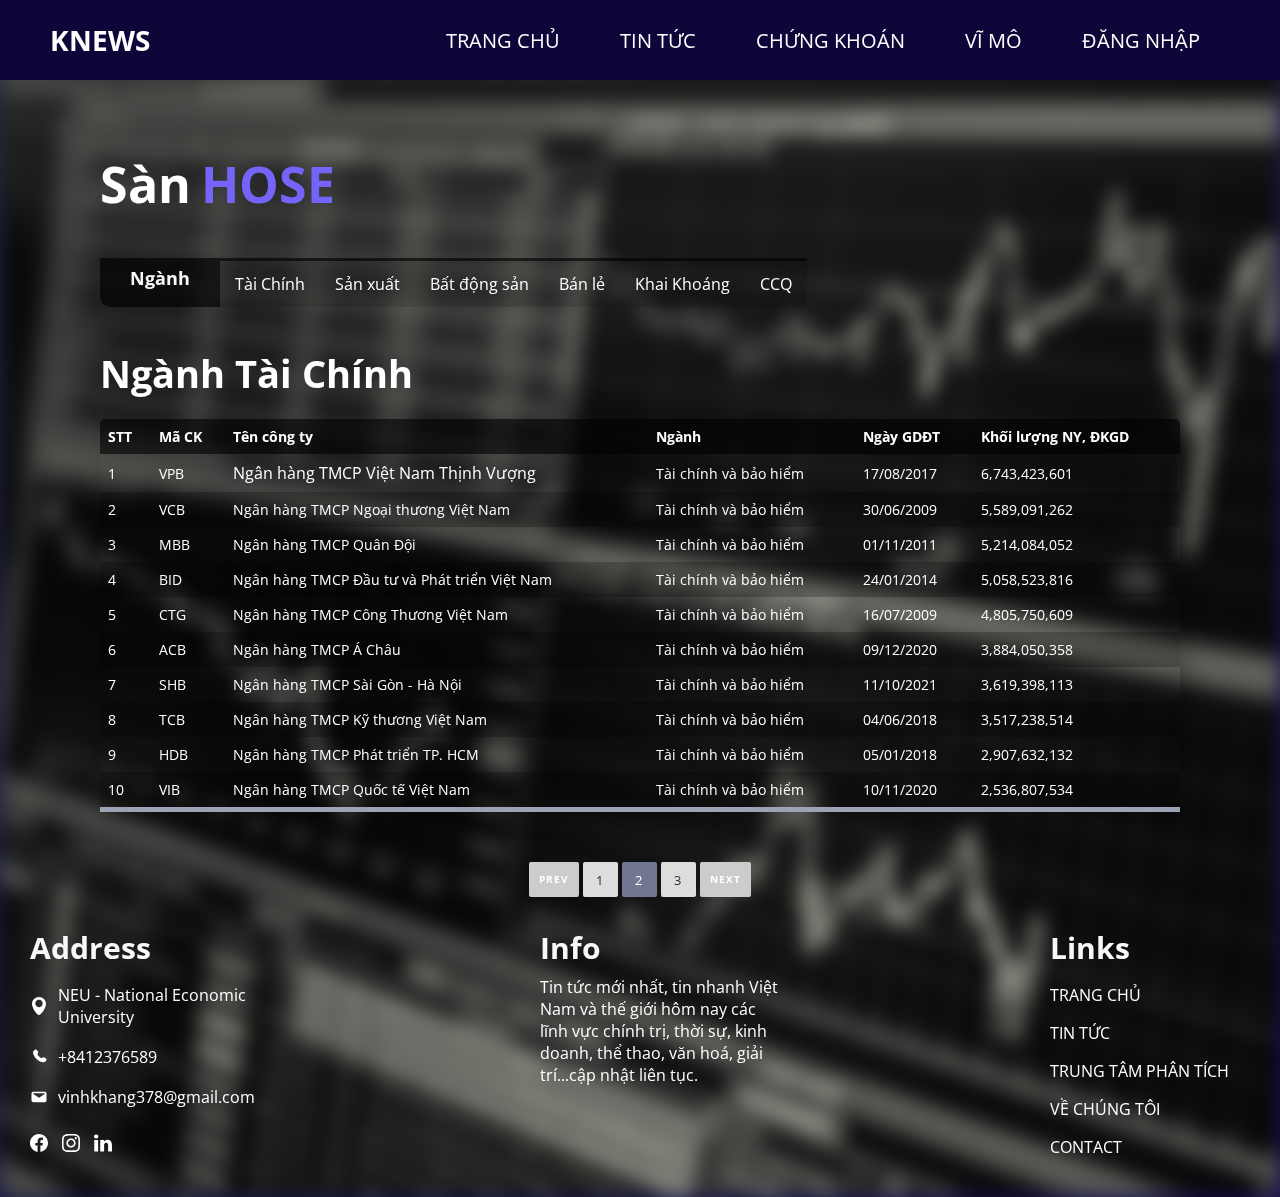
<file: assets/html/major.html>
<!DOCTYPE html>
<html lang="en">
  <head>
    <meta charset="utf-8" />
    <meta name="viewport" content="width=device-width, initial-scale=1.0" />
    <title>Doanh nghiệp</title>
    <link rel="stylesheet" href="../css/main.css" />
    <style>
      /* HOSE  */

      .hose-info,
      .hnx-info {
        margin: auto;
        max-width: 1380px;
        display: flex;
        flex-direction: column;
      }

      .exchange-platform {
        padding: 50px 100px;
        z-index: 10;
      }

      .platform {
        display: flex;
        flex-wrap: nowrap;
        margin: 20px 0;
      }

      .platform h2 {
        margin-right: 10px;
      }

      .table-head {
        margin: 20px 0;
      }

      .col {
        flex-basis: 45%;
      }

      .bnav-items {
        padding: 0;
      }

      /* HNX  */
      #hnx {
        background-color: #222036;
        padding: 20px 0;
        z-index: -2;
      }

      @media screen and (max-width: 1024px) {
        .exchange-platform {
          padding: 20px;
        }
        .busi-nav,
        .business-table {
          overflow: scroll;
        }
      }
      @media screen and (max-width: 768px) {
        .platform h2 {
          font-size: 40px;
        }
      }
      button {
        background: none;
        appearance: none;
        -webkit-appearance: none;
        -ms-appearance: none;
        -moz-appearance: none;
        border: none;
        cursor: pointer;
      }
      .pagination-buttons {
        display: flex;
        justify-content: center;
      }
      .page-btn {
        background: #ddd;
        color: #2c303a;
        height: 35px;
        border-radius: 2px;
        padding: 0 10px;
        text-transform: uppercase;
        letter-spacing: 0.1em;
        transition: background 0.3s ease;
        margin: 0 2px;
      }

      .page-btn:first-of-type {
        margin-left: 0;
      }

      .page-btn:last-of-type {
        margin-right: 0;
      }

      .page-btn:not([class$="-page"]) {
        width: 35px;
      }

      .pagination-buttons {
        display: flex;
        align-items: center;
      }

      .page-btn[class*="-page"] {
        background: #ccc;
        font-size: 0.6em;
        font-weight: 700;
      }

      .page-btn.active {
        background: #717790;
        color: #fff;
      }

      .page-btn[disabled] {
        opacity: 0.3;
      }
    </style>
  </head>

  <body>
    <div class="background"></div>
    <!-- header section -->
    <section id="header"></section>
    <!-- end header section  -->

    <div id="hose">
      <div class="exchange-platform">
        <div class="hose-info">
          <div class="platform">
            <h2>
              Sàn
              <h2 class="highlight">HOSE</h2>
            </h2>
          </div>
          <div class="busi-nav">
            <div class="nav-row">
              <div class="nav-slogan">
                <a href="#">
                  <h5>Ngành</h5>
                </a>
              </div>
              <div class="nav-content">
                <ul class="bnav-items">
                  <li class="bnav-item">
                    <a href="major.html">Tài Chính</a>
                  </li>
                  <li class="bnav-item">
                    <a href="major.html">Sản xuất</a>
                  </li>
                  <li class="bnav-item">
                    <a href="major.html">Bất động sản</a>
                  </li>
                  <li class="bnav-item">
                    <a href="major.html">Bán lẻ</a>
                  </li>
                  <li class="bnav-item">
                    <a href="major.html">Khai Khoáng</a>
                  </li>
                  <li class="bnav-item">
                    <a href="major.html">CCQ</a>
                  </li>
                </ul>
              </div>
            </div>
          </div>

          <div class="col">
            <div class="table-head">
              <h3 id="taichinh-hose">Ngành Tài Chính</h3>
            </div>
            <div class="business-table">
              <table class="table-content">
                <thead>
                  <tr>
                    <th>STT</th>
                    <th>Mã CK</th>
                    <th>Tên công ty</th>
                    <th>Ngành</th>
                    <th>Ngày GDĐT</th>
                    <th>Khối lượng NY, ĐKGD</th>
                  </tr>
                </thead>
                <tbody>
                  <tr>
                    <td>1</td>
                    <td>VPB</td>
                    <td>
                      <a href="#">Ngân hàng TMCP Việt Nam Thịnh Vượng</a>
                    </td>
                    <td>Tài chính và bảo hiểm</td>
                    <td>17/08/2017</td>
                    <td>6,743,423,601</td>
                  </tr>
                  <tr>
                    <td>2</td>
                    <td>VCB</td>
                    <td>Ngân hàng TMCP Ngoại thương Việt Nam</td>
                    <td>Tài chính và bảo hiểm</td>
                    <td>30/06/2009</td>
                    <td>5,589,091,262</td>
                  </tr>
                  <tr>
                    <td>3</td>
                    <td>MBB</td>
                    <td>Ngân hàng TMCP Quân Đội</td>
                    <td>Tài chính và bảo hiểm</td>
                    <td>01/11/2011</td>
                    <td>5,214,084,052</td>
                  </tr>
                  <tr>
                    <td>4</td>
                    <td>BID</td>
                    <td>Ngân hàng TMCP Đầu tư và Phát triển Việt Nam</td>
                    <td>Tài chính và bảo hiểm</td>
                    <td>24/01/2014</td>
                    <td>5,058,523,816</td>
                  </tr>
                  <tr>
                    <td>5</td>
                    <td>CTG</td>
                    <td>Ngân hàng TMCP Công Thương Việt Nam</td>
                    <td>Tài chính và bảo hiểm</td>
                    <td>16/07/2009</td>
                    <td>4,805,750,609</td>
                  </tr>
                  <tr>
                    <td>6</td>
                    <td>ACB</td>
                    <td>Ngân hàng TMCP Á Châu</td>
                    <td>Tài chính và bảo hiểm</td>
                    <td>09/12/2020</td>
                    <td>3,884,050,358</td>
                  </tr>
                  <tr>
                    <td>7</td>
                    <td>SHB</td>
                    <td>Ngân hàng TMCP Sài Gòn - Hà Nội</td>
                    <td>Tài chính và bảo hiểm</td>
                    <td>11/10/2021</td>
                    <td>3,619,398,113</td>
                  </tr>
                  <tr>
                    <td>8</td>
                    <td>TCB</td>
                    <td>Ngân hàng TMCP Kỹ thương Việt Nam</td>
                    <td>Tài chính và bảo hiểm</td>
                    <td>04/06/2018</td>
                    <td>3,517,238,514</td>
                  </tr>
                  <tr>
                    <td>9</td>
                    <td>HDB</td>
                    <td>Ngân hàng TMCP Phát triển TP. HCM</td>
                    <td>Tài chính và bảo hiểm</td>
                    <td>05/01/2018</td>
                    <td>2,907,632,132</td>
                  </tr>
                  <tr>
                    <td>10</td>
                    <td>VIB</td>
                    <td>Ngân hàng TMCP Quốc tế Việt Nam</td>
                    <td>Tài chính và bảo hiểm</td>
                    <td>10/11/2020</td>
                    <td>2,536,807,534</td>
                  </tr>
                </tbody>
              </table>
            </div>
          </div>
        </div>
      </div>
      <div class="pagination-buttons">
        <button type="button" class="page-btn prev-page">prev</button>
        <button type="button" class="page-btn">1</button>
        <button type="button" class="page-btn active">2</button>
        <button type="button" class="page-btn">3</button>
        <button type="button" class="page-btn next-page">next</button>
      </div>
    </div>

    <section id="footer"></section>
    <script type="module" src="../js/business.js"></script>
  </body>
</html>
</file>
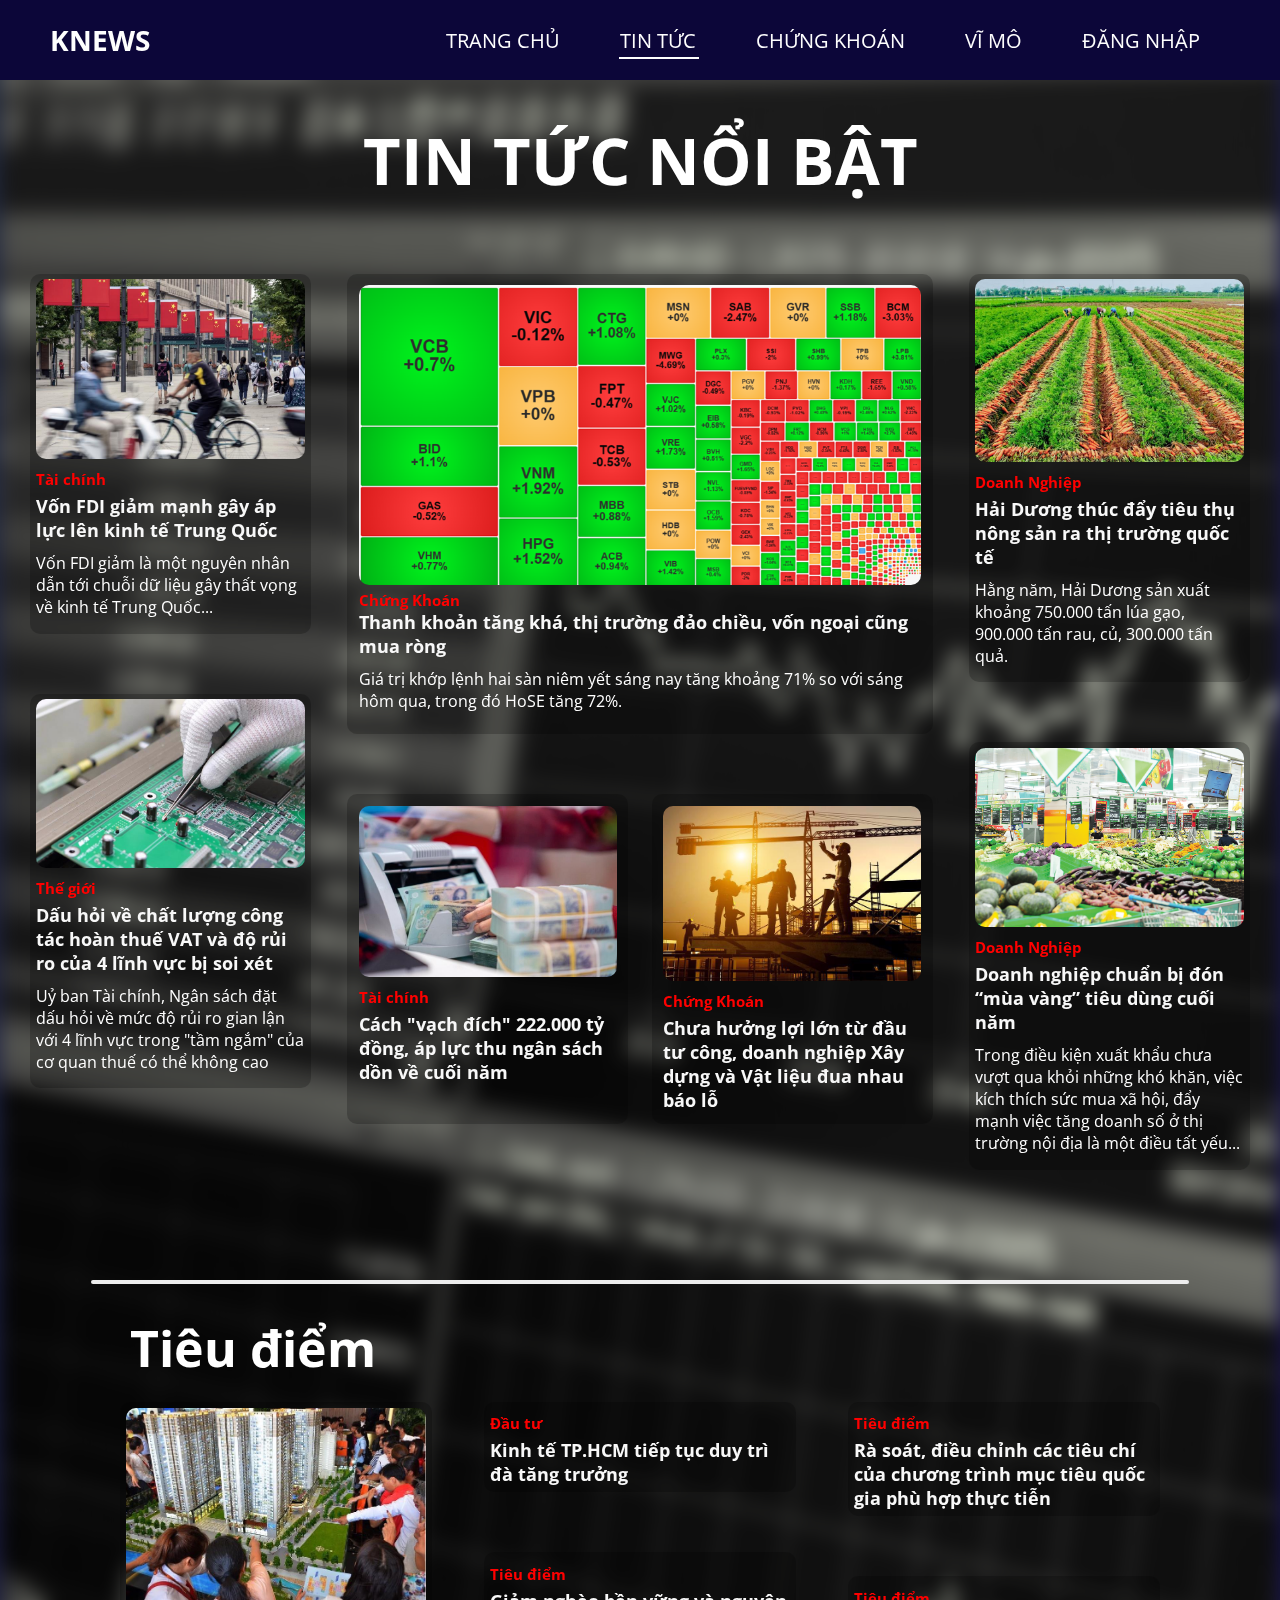
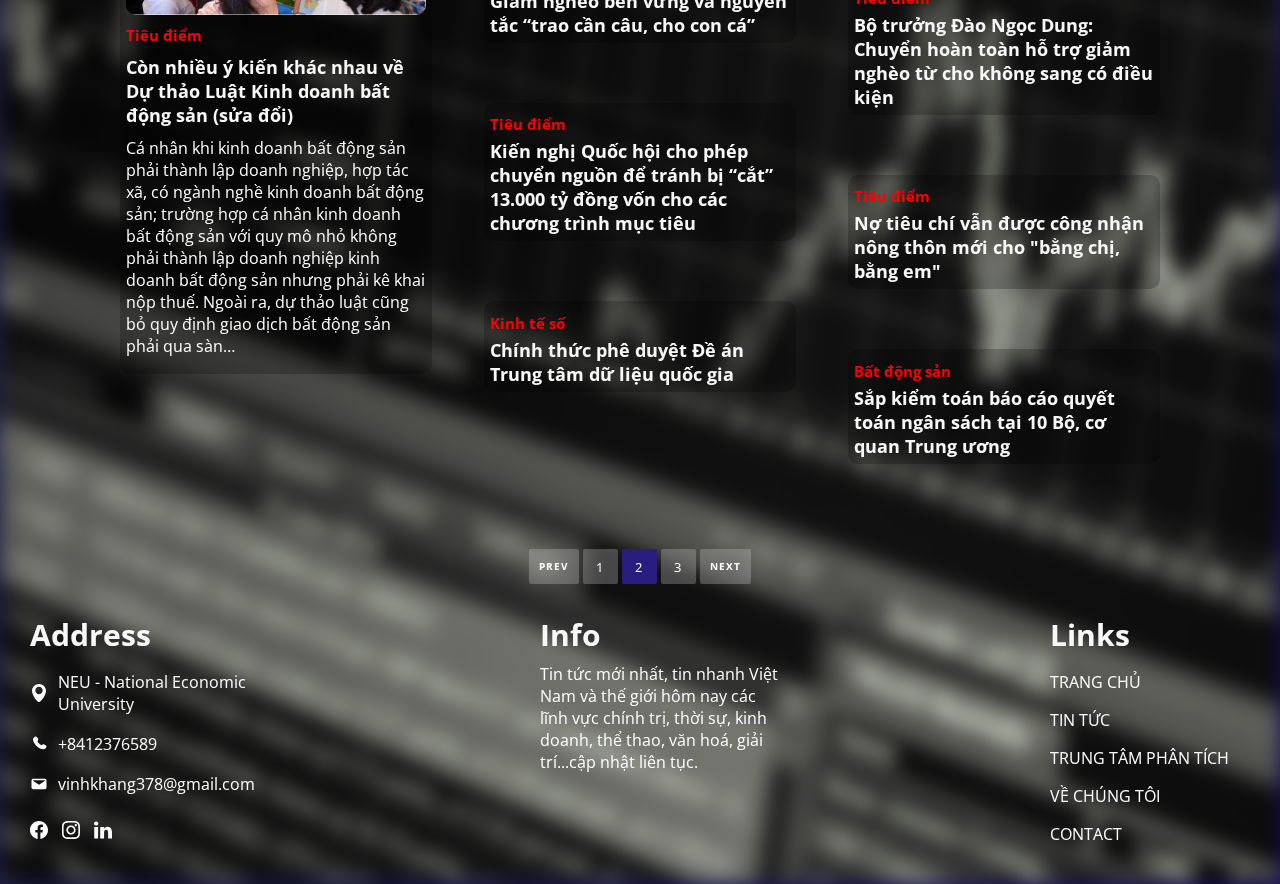
<file: assets/html/news.html>
<!DOCTYPE html>
<html lang="en">
  <head>
    <meta charset="utf-8" />
    <meta name="viewport" content="width=device-width, initial-scale=1.0" />
    <title>K-ECONOMY</title>
    <link rel="stylesheet" href="../css/main.css" />
    <style>
      .news-highlight {
        color: red;
      }

      .news-container {
        padding: 2% 15%;
        transition: 0.5s ease;
      }

      @media screen and (max-width: 1440px) {
        .news-container {
          padding: 2% 30px;
        }
      }

      @media screen and (max-width: 1024px) {
        .zone-content .row ,
        .fzone-content .row{
          flex-direction: column;
        }
        .focus-zone {
          padding: 0px !important;
        }
        .fzone-content .row .sub-news {
          margin-bottom: 20px;
        }
        .zone-content .row  :nth-child(1) { order: 2; }
        .zone-content .row :nth-child(2) { order: 1; }
        .zone-content .row :nth-child(3) { order: 3; }
      }

      @media screen and (max-width: 425px) {
        .h-header h1{
          font-size: 30px !important;
        }
        .h-header {
          margin-bottom: 10px !important;
        }
        .snews-row {
          flex-direction: column;
        }
      }
      /* Highlight zone  */
      .zone-content {
        display: flex;
        flex-direction: column;
      }

      .h-header {
        display: flex;
        justify-content: center;
        margin-bottom: 70px;
      }

      .zone-content h1 {
        text-align: center;
      }

      .zone-content p,
      .fzone-content p {
        font-size: 16px;
        margin: 10px 0;
      }

      .zone-content img,
      .normal-zone img {
        width: 100%;
        border-radius: 10px;
      }


      .highlight-zone {
        margin: 10px 0;
      }

      .news-row {
        display: flex;
        justify-content: space-between;
      }

      .news-col {
        flex-basis: 23%;
      }

      .main-news-col {
        flex-basis: 48%;
      }

      .snews-row {
        display: flex;
        justify-content: space-between;
      }

      .snews-row .sub-news {
        flex-basis: 48%;
      }

      .sub-news,
      .main-news {
        margin-bottom: 60px;
        background-color: rgba(0, 0, 0, 0.211);
        padding: 2%;
        border-radius: 10px;
        transition: all 0.5s ease;
      }

      .sub-news:hover,
      .main-news:hover {
        cursor: pointer;
        background: rgba(0, 0, 0, 0.594);
        transform: translate(0px, -15px);
        box-shadow: 8px 8px 20px 0 rgba(0, 0, 0, 0.3);
      }

      /* end highlight zone  */

      /* start normal-zone  */
      .focus-zone {
        padding: 0 90px;
      }
      .fnews-col {
        flex-basis: 30%;
      }

      .f-content h6,
      .f-content h5 {
        margin: 10px 0;
      }

      .sub-news h6 {
        margin: 5px 0;
      }

      .focus-header {
        margin: 20px 10px;
      }
      /* end normal-zone  */
    </style>
  </head>

  <body>
    <div class="background"></div>
    <!-- header section -->
    <section id="header"></section>
    <!-- end header section  -->

    <div class="news-container">
      <div class="highlight-zone">
        <div class="zone-content">
          <div class="h-header">
            <h1>TIN TỨC NỔI BẬT</h1>
          </div>
          <div class="row">
            <div class="news-col">
              <div class="sub-news">
                <div class="snews-img">
                  <a href="#">
                    <img src="../img/taukhua.jpg" alt="" />
                  </a>
                </div>
                <div class="snews-content">
                  <a href="newspage.html">
                    <h6>Tài chính</h6>
                    <h5>Vốn FDI giảm mạnh gây áp lực lên kinh tế Trung Quốc</h5>
                    <p>
                      Vốn FDI giảm là một nguyên nhân dẫn tới chuỗi dữ liệu gây
                      thất vọng về kinh tế Trung Quốc...
                    </p>
                  </a>
                </div>
              </div>
              <div class="sub-news">
                <div class="snews-img">
                  <a href="newspage.html">
                    <img src="../img/ava-dien-tu.jpg" alt="chip" />
                  </a>
                </div>
                <div class="snews-content">
                  <a href="newspage.html">
                    <h6>Thế giới</h6>
                    <h5>
                      Dấu hỏi về chất lượng công tác hoàn thuế VAT và độ rủi ro
                      của 4 lĩnh vực bị soi xét
                    </h5>
                    <p>
                      Uỷ ban Tài chính, Ngân sách đặt dấu hỏi về mức độ rủi ro
                      gian lận với 4 lĩnh vực trong "tầm ngắm" của cơ quan thuế
                      có thể không cao
                    </p>
                  </a>
                </div>
              </div>
            </div>
            <div class="main-news-col">
              <div class="main-news">
                <div class="mnews-img">
                  <a href="newspage.html">
                    <img src="../img/bong-bong.png" alt="bong-bong" />
                  </a>
                </div>
                <div class="mnews-content">
                  <a href="newspage.html">
                    <h6>Chứng Khoán</h6>
                    <h5>
                      Thanh khoản tăng khá, thị trường đảo chiều, vốn ngoại cũng
                      mua ròng
                    </h5>
                    <p>
                      Giá trị khớp lệnh hai sàn niêm yết sáng nay tăng khoảng
                      71% so với sáng hôm qua, trong đó HoSE tăng 72%.
                    </p>
                  </a>
                </div>
              </div>
              <div class="snews-row">
                <div class="sub-news">
                  <div class="snews-img">
                    <a href="newspage.html">
                      <img src="../img/tien-bank.jpg" alt="" />
                    </a>
                  </div>
                  <div class="snews-content">
                    <a href="newspage.html">
                      <h6>Tài chính</h6>
                      <h5>
                        Cách "vạch đích" 222.000 tỷ đồng, áp lực thu ngân sách
                        dồn về cuối năm
                      </h5>
                    </a>
                  </div>
                </div>
                <div class="sub-news">
                  <div class="snews-img">
                    <a href="newspage.html">
                      <img src="../img/xay-dung.jpeg" alt="" />
                    </a>
                  </div>
                  <div class="snews-content">
                    <a href="newspage.html">
                      <h6>Chứng Khoán</h6>
                      <h5>
                        Chưa hưởng lợi lớn từ đầu tư công, doanh nghiệp Xây dựng
                        và Vật liệu đua nhau báo lỗ
                      </h5>
                    </a>
                  </div>
                </div>
              </div>
            </div>
            <div class="news-col">
              <div class="sub-news">
                <div class="snews-img">
                  <a href="newspage.html">
                    <img src="../img/farm.jpg" alt="" />
                  </a>
                </div>
                <div class="snews-content">
                  <a href="newspage.html">
                    <h6>Doanh Nghiệp</h6>
                    <h5>
                      Hải Dương thúc đẩy tiêu thụ nông sản ra thị trường quốc tế
                    </h5>
                    <p>
                      Hằng năm, Hải Dương sản xuất khoảng 750.000 tấn lúa gạo,
                      900.000 tấn rau, củ, 300.000 tấn quả.
                    </p>
                  </a>
                </div>
              </div>
              <div class="sub-news">
                <div class="snews-img">
                  <a href="newspage.html">
                    <img src="../img/mua-vang.png" alt="" />
                  </a>
                </div>
                <div class="snews-content">
                  <a href="newspage.html">
                    <h6>Doanh Nghiệp</h6>
                    <h5>
                      Doanh nghiệp chuẩn bị đón “mùa vàng” tiêu dùng cuối năm
                    </h5>
                    <p>
                      Trong điều kiện xuất khẩu chưa vượt qua khỏi những khó
                      khăn, việc kích thích sức mua xã hội, đẩy mạnh việc tăng
                      doanh số ở thị trường nội địa là một điều tất yếu...
                    </p>
                  </a>
                </div>
              </div>
            </div>
          </div>
        </div>
      </div>

      <div class="line"></div>

      <div class="normal-zone">
        <div class="row">
          <div class="focus-zone">
            <div class="focus-header">
              <h2>Tiêu điểm</h2>
            </div>
            <div class="fzone-content">
              <div class="row">
                <div class="fnews-col">
                  <div class="sub-news">
                    <div class="f-img">
                      <a href="newspage.html">
                        <img src="../img/model.jpg" alt="" />
                      </a>
                    </div>
                    <div class="f-content">
                      <a href="newspage.html">
                        <h6>Tiêu điểm</h6>
                        <h5>
                          Còn nhiều ý kiến khác nhau về Dự thảo Luật Kinh doanh
                          bất động sản (sửa đổi)
                        </h5>
                        <p>
                          Cá nhân khi kinh doanh bất động sản phải thành lập
                          doanh nghiệp, hợp tác xã, có ngành nghề kinh doanh bất
                          động sản; trường hợp cá nhân kinh doanh bất động sản
                          với quy mô nhỏ không phải thành lập doanh nghiệp kinh
                          doanh bất động sản nhưng phải kê khai nộp thuế. Ngoài
                          ra, dự thảo luật cũng bỏ quy định giao dịch bất động
                          sản phải qua sàn…
                        </p>
                      </a>
                    </div>
                  </div>
                </div>
                <div class="fnews-col">
                  <div class="sub-news">
                    <h6>Đầu tư</h6>
                    <h5>Kinh tế TP.HCM tiếp tục duy trì đà tăng trưởng</h5>
                  </div>
                  <div class="sub-news">
                    <h6>Tiêu điểm</h6>
                    <h5>
                      Giảm nghèo bền vững và nguyên tắc “trao cần câu, cho con
                      cá”
                    </h5>
                  </div>
                  <div class="sub-news">
                    <h6>Tiêu điểm</h6>
                    <h5>
                      Kiến nghị Quốc hội cho phép chuyển nguồn để tránh bị “cắt”
                      13.000 tỷ đồng vốn cho các chương trình mục tiêu
                    </h5>
                  </div>
                  <div class="sub-news">
                    <h6>Kinh tế số</h6>
                    <h5>
                      Chính thức phê duyệt Đề án Trung tâm dữ liệu quốc gia
                    </h5>
                  </div>
                </div>
                <div class="fnews-col">
                  <div class="sub-news">
                    <h6>Tiêu điểm</h6>
                    <h5>
                      Rà soát, điều chỉnh các tiêu chí của chương trình mục tiêu
                      quốc gia phù hợp thực tiễn
                    </h5>
                  </div>
                  <div class="sub-news">
                    <h6>Tiêu điểm</h6>
                    <h5>
                      Bộ trưởng Đào Ngọc Dung: Chuyển hoàn toàn hỗ trợ giảm
                      nghèo từ cho không sang có điều kiện
                    </h5>
                  </div>
                  <div class="sub-news">
                    <h6>Tiêu điểm</h6>
                    <h5>
                      Nợ tiêu chí vẫn được công nhận nông thôn mới cho "bằng
                      chị, bằng em"
                    </h5>
                  </div>
                  <div class="sub-news">
                    <h6>Bất động sản</h6>
                    <h5>
                      Sắp kiểm toán báo cáo quyết toán ngân sách tại 10 Bộ, cơ
                      quan Trung ương
                    </h5>
                  </div>
                </div>
              </div>
            </div>
          </div>
        </div>
      </div>
    </div>

    <div class="pagination-buttons">
      <button type="button" class="page-btn prev-page">prev</button>
      <button type="button" class="page-btn">1</button>
      <button type="button" class="page-btn active">2</button>
      <button type="button" class="page-btn">3</button>
      <button type="button" class="page-btn next-page">next</button>
    </div>

    <section id="footer"></section>
    <script type="module" src="../js/news.js"></script>
  </body>
</html>
</file>
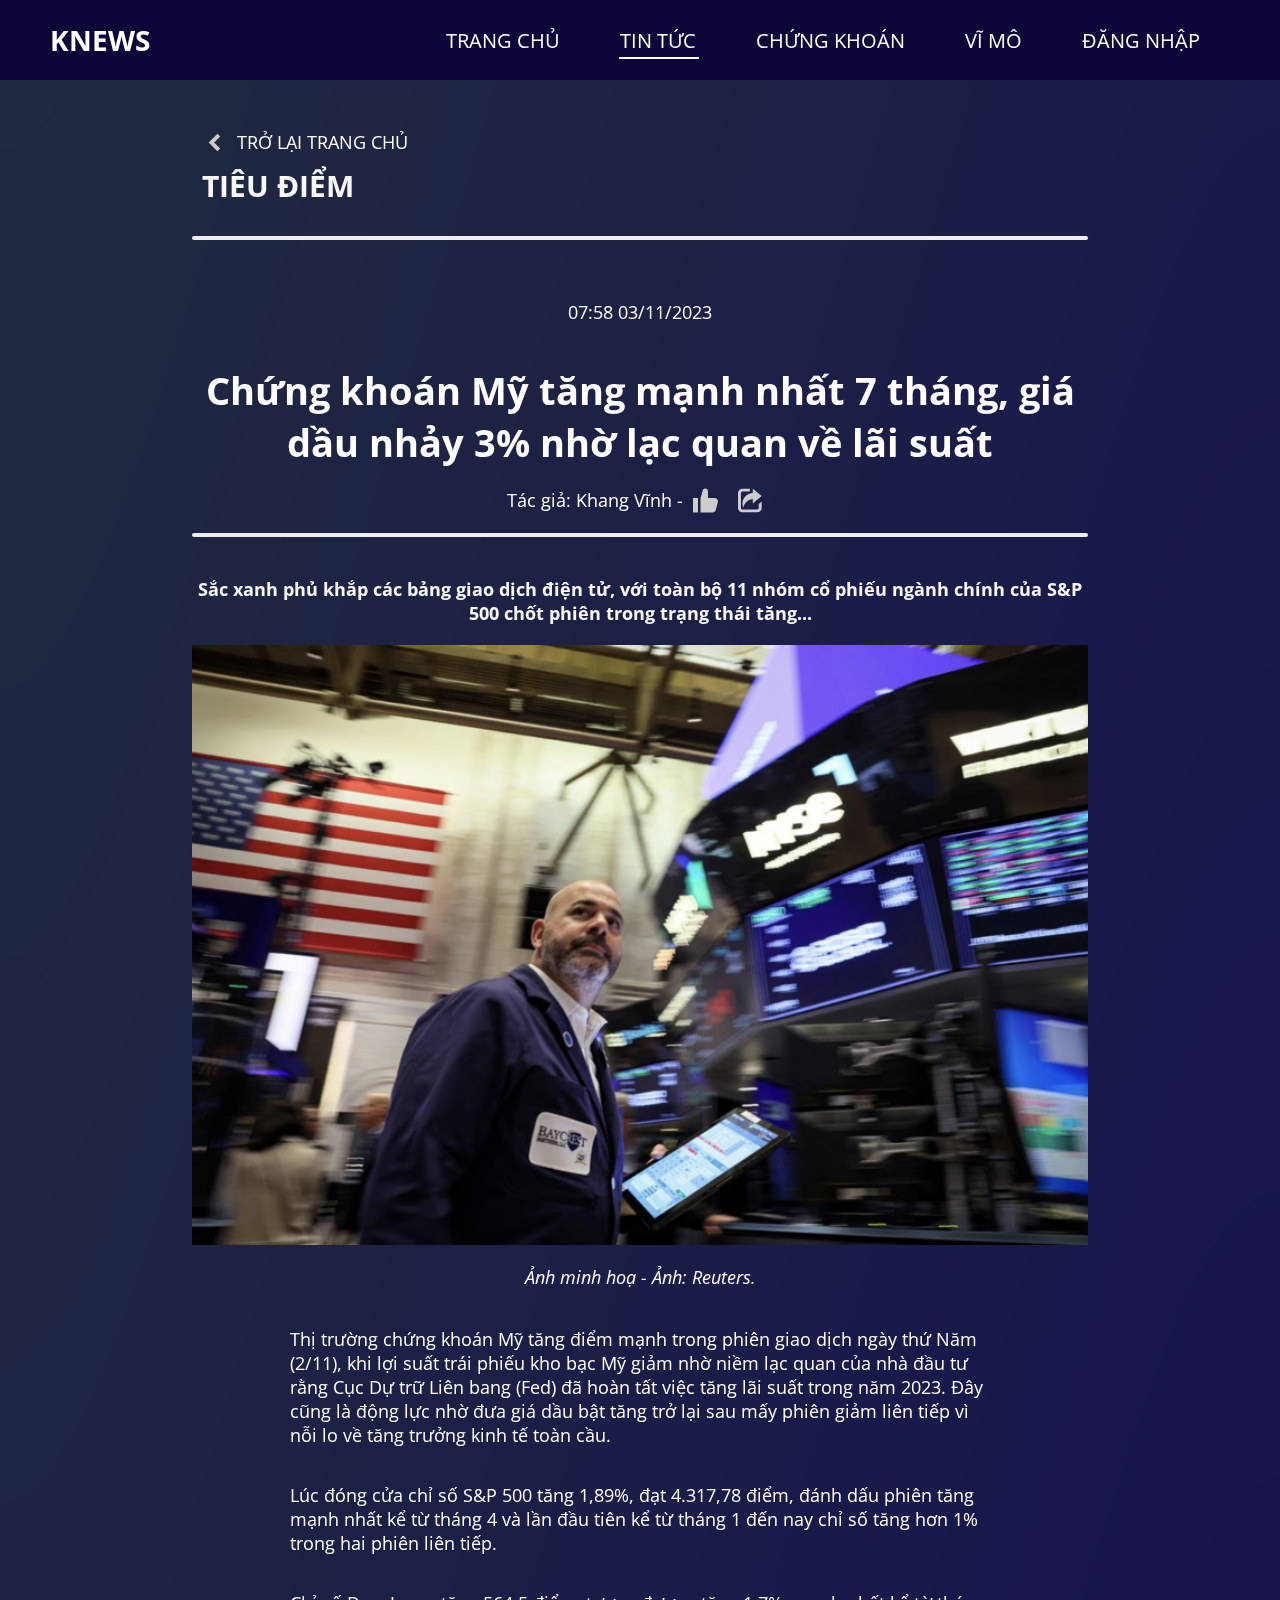
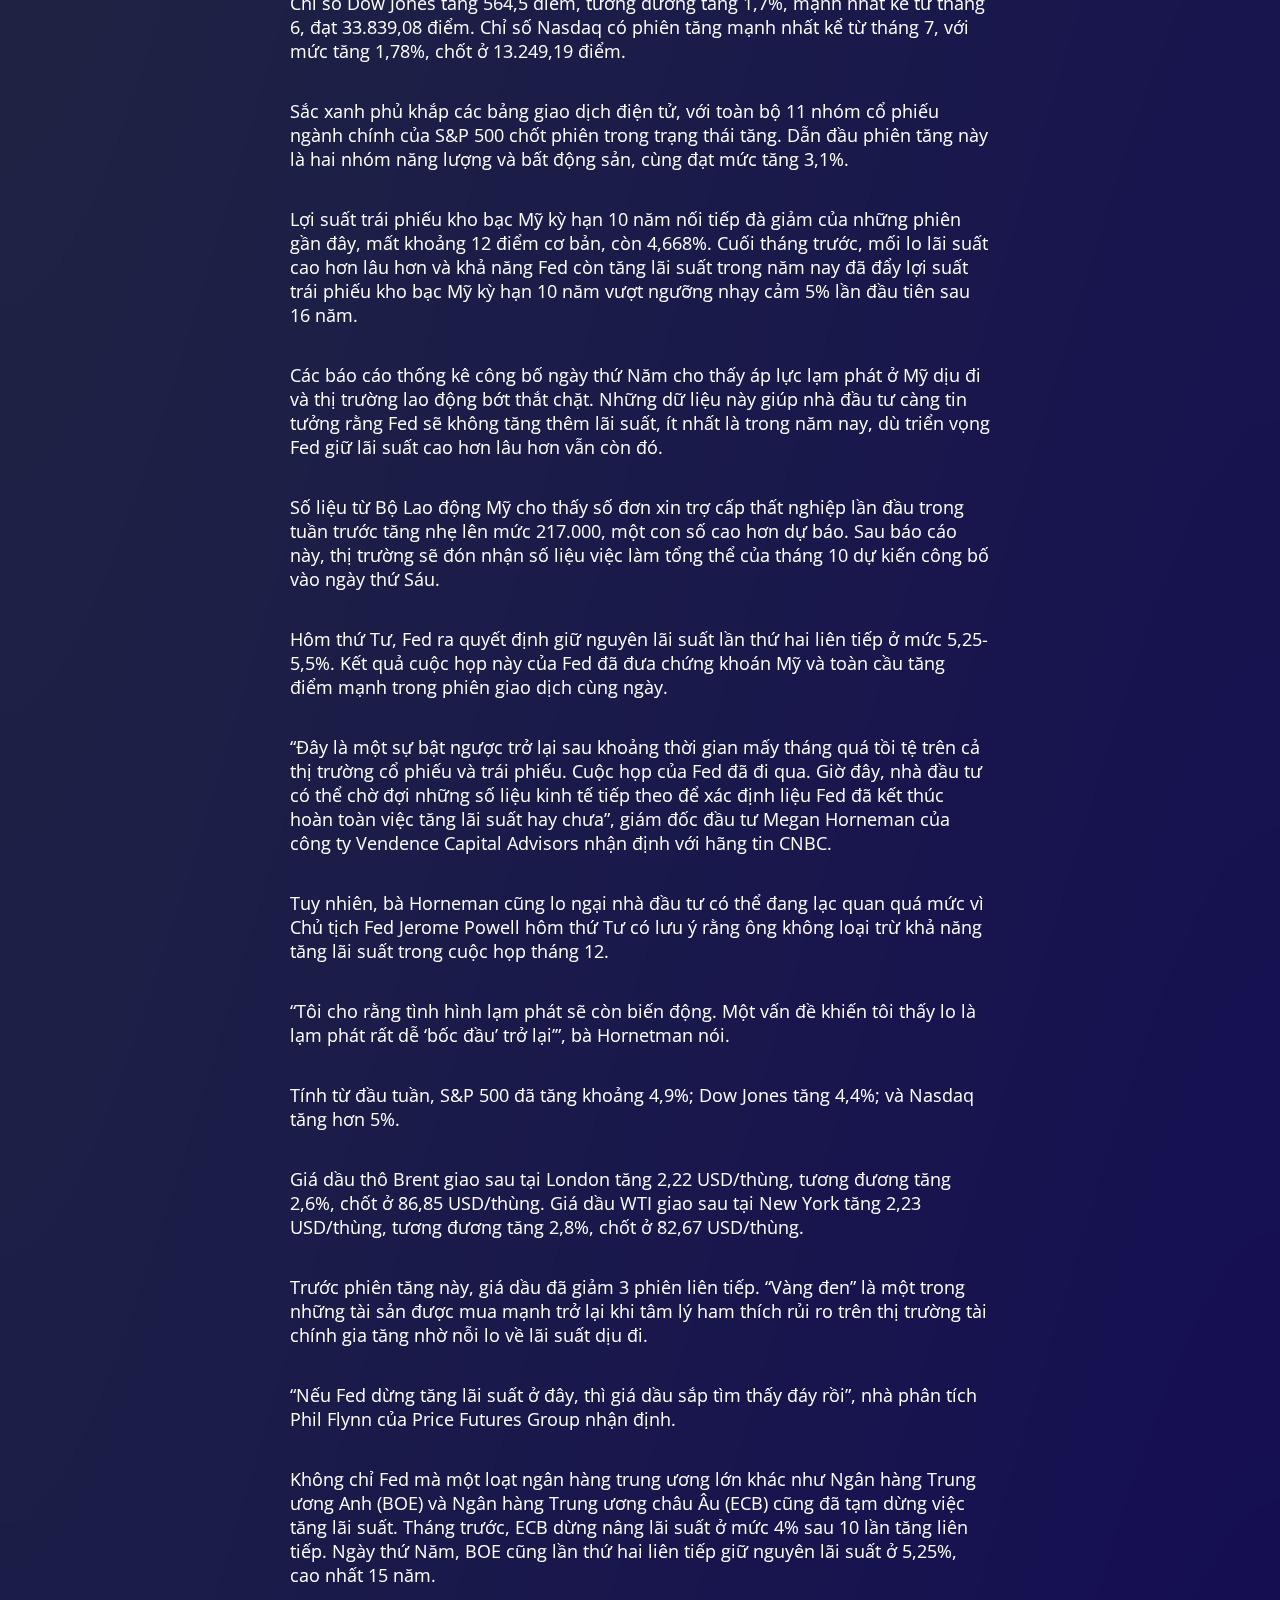
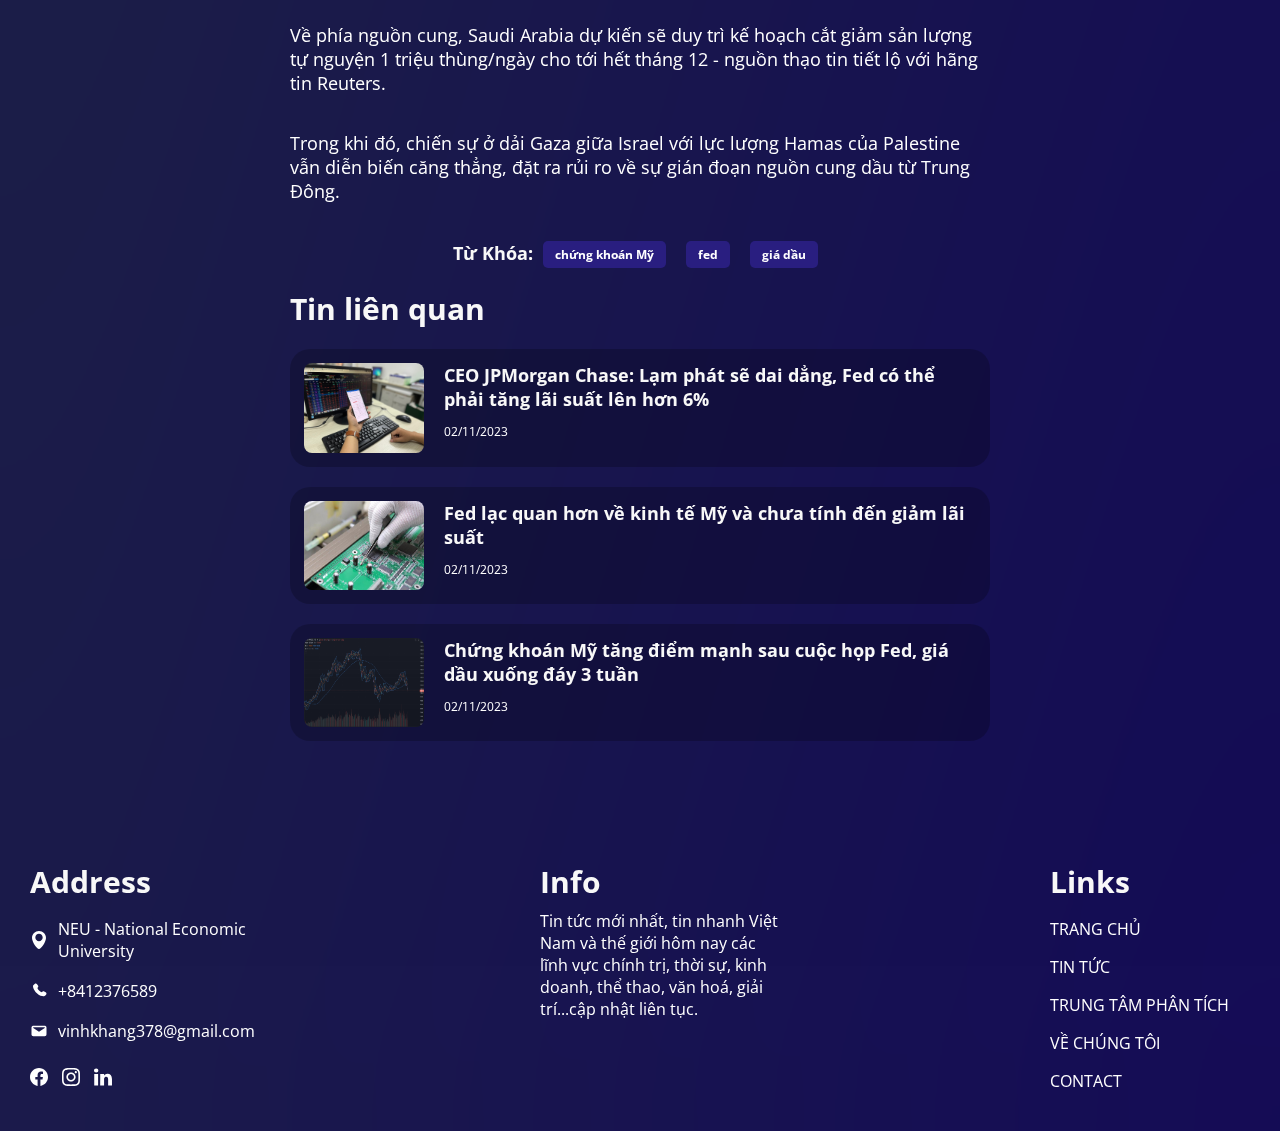
<file: assets/html/newspage.html>
<!DOCTYPE html>
<html lang="en">
  <head>
    <meta charset="utf-8" />
    <meta name="viewport" content="width=device-width, initial-scale=1.0" />
    <title>K-ECONOMY</title>
    <link rel="stylesheet" href="../css/main.css" />
    <style>
      .paper {
        margin: 50px 15%;
        display: flex;
        flex-direction: column;
      }
      .icon:hover {
        transform: translate(0px, -5px);
        filter: invert(100%) brightness(200%);
      }
      .category {
        margin: 10px;
      }
      .fixed {
        width: 100%;
        margin: 20px 0;
      }
      .date {
        font-size: 12px;
      }
      .wrap {
        margin: 20px 0;
      }
      .tag {
        margin: 20px 0;
      }
      .detail-head {
        margin: 0 18%;
      }
      .tag .readmore-button {
        width: max-content;
        margin: 0 10px;
      }
      .tag .readmore-button a {
        padding: 5px 12px;
        font-size: 12px;
      }
      .tag .readmore-button:hover {
        transform: translate(0px, -5px);
      }
      .detail-meta {
        text-align: center;
        margin: 20px 0;
      }
      .detail-avt {
        display: flex;
        flex-direction: column;
      }
      .detail-avt img {
        width: 100%;
      }
      .detail-head {
        max-width: 925px;
        margin: auto;
      }
      .detail-content,
      .detail-footer {
        max-width: 700px;
        margin: auto;
        display: flex;
        flex-direction: column;
        align-items: center;
      }
      .detail-content p {
        margin: 18px 0;
      }
      .detail-footer img {
        width: 120px;
        border-radius: 8px;
        margin-right: 20px;
      }
      .detail-footer h4 {
        margin-bottom: 20px;
      }
      .detail-footer .sub-news {
        margin-bottom: 20px;
      }
      .detail-footer .sub-news h5,
      .detail-footer .sub-news p {
        margin-bottom: 12px;
      }
      @media screen and (max-width: 1140px) {
        .paper {
          margin: 50px 30px;
        }
      }

      @media screen and (max-width: 768px) {
        .row.tag.left-align {
          flex-wrap: wrap;
        }
      }
      @media screen and (max-width: 425px) {
        .detail-footer .sub-news .row{
          flex-wrap: wrap;
        }
        .detail-footer .sub-news img {
          margin-bottom: 10px;
          width: 100%;
        }
      }
    </style>
  </head>

  <body>
    <!-- header section -->
    <section id="header"></section>
    <!-- end header section  -->

    <div class="container">
      <div class="paper">
        <div class="col">
          <a href="news.html">
            <div class="row left-align">
              <img class="icon" src="../img/svg/left-svgrepo-com.svg" alt="" />
              <p>TRỞ LẠI TRANG CHỦ</p>
            </div>
          </a>
          <h4 class="category">TIÊU ĐIỂM</h4>
        </div>
        <div class="line fixed"></div>
        <div class="col wrap">
          <div class="col detail-head">
            <div class="detail-meta">
              <p>07:58 03/11/2023</p>
            </div>
            <h3 class="detail-meta">
              Chứng khoán Mỹ tăng mạnh nhất 7 tháng, giá dầu nhảy 3% nhờ lạc
              quan về lãi suất
            </h3>

            <div class="row align-center">
              <p>Tác giả: Khang Vĩnh -</p>
              <img
                class="icon"
                src="../img/svg/like-1385-svgrepo-com.svg"
                alt=""
              />
              <img class="icon" src="../img/svg/share-svgrepo-com.svg" alt="" />
            </div>

            <div class="line fixed"></div>
            <h5 class="detail-meta">
              Sắc xanh phủ khắp các bảng giao dịch điện tử, với toàn bộ 11 nhóm
              cổ phiếu ngành chính của S&P 500 chốt phiên trong trạng thái
              tăng...
            </h5>
            <div class="detail-avt">
              <img class="align-center" src="../img/usa.png" alt="" />
              <p class="detail-meta" style="font-style: italic">
                Ảnh minh hoạ - Ảnh: Reuters.
              </p>
            </div>
          </div>

          <div class="detail-content">
            <p>
              Thị trường chứng khoán Mỹ tăng điểm mạnh trong phiên giao dịch
              ngày thứ Năm (2/11), khi lợi suất trái phiếu kho bạc Mỹ giảm nhờ
              niềm lạc quan của nhà đầu tư rằng Cục Dự trữ Liên bang (Fed) đã
              hoàn tất việc tăng lãi suất trong năm 2023. Đây cũng là động lực
              nhờ đưa giá dầu bật tăng trở lại sau mấy phiên giảm liên tiếp vì
              nỗi lo về tăng trưởng kinh tế toàn cầu.
            </p>
            <p>
              Lúc đóng cửa chỉ số S&amp;P 500 tăng 1,89%, đạt 4.317,78 điểm,
              đánh dấu phiên tăng mạnh nhất kể từ tháng 4 và lần đầu tiên kể từ
              tháng 1 đến nay chỉ số tăng hơn 1% trong hai phiên liên tiếp.
            </p>
            <p>
              Chỉ số Dow Jones tăng 564,5 điểm, tương đương tăng 1,7%, mạnh nhất
              kể từ tháng 6, đạt 33.839,08 điểm. Chỉ số Nasdaq có phiên tăng
              mạnh nhất kể từ tháng 7, với mức tăng 1,78%, chốt ở 13.249,19
              điểm.
            </p>
            <p>
              Sắc xanh phủ khắp các bảng giao dịch điện tử, với toàn bộ 11 nhóm
              cổ phiếu ngành chính của S&amp;P 500 chốt phiên trong trạng thái
              tăng. Dẫn đầu phiên tăng này là hai nhóm năng lượng và bất động
              sản, cùng đạt mức tăng 3,1%.
            </p>
            <p>
              Lợi suất trái phiếu kho bạc Mỹ kỳ hạn 10 năm nối tiếp đà giảm của
              những phiên gần đây, mất khoảng 12 điểm cơ bản, còn 4,668%. Cuối
              tháng trước, mối lo lãi suất cao hơn lâu hơn và khả năng Fed còn
              tăng lãi suất trong năm nay đã đẩy lợi suất trái phiếu kho bạc Mỹ
              kỳ hạn 10 năm vượt ngưỡng nhạy cảm 5% lần đầu tiên sau 16 năm.
            </p>
            <p>
              Các báo cáo thống kê công bố ngày thứ Năm cho thấy áp lực lạm phát
              ở Mỹ dịu đi và thị trường lao động bớt thắt chặt. Những dữ liệu
              này giúp nhà đầu tư càng tin tưởng rằng Fed sẽ không tăng thêm lãi
              suất, ít nhất là trong năm nay, dù triển vọng Fed giữ lãi suất cao
              hơn lâu hơn vẫn còn đó.
            </p>
            <p>
              Số liệu từ Bộ Lao động Mỹ cho thấy số đơn xin trợ cấp thất nghiệp
              lần đầu trong tuần trước tăng nhẹ lên mức 217.000, một con số cao
              hơn dự báo. Sau báo cáo này, thị trường sẽ đón nhận số liệu việc
              làm tổng thể của tháng 10 dự kiến công bố vào ngày thứ Sáu.
            </p>
            <p>
              Hôm thứ Tư, Fed ra quyết định giữ nguyên lãi suất lần thứ hai liên
              tiếp ở mức 5,25-5,5%. Kết quả cuộc họp này của Fed đã đưa chứng
              khoán Mỹ và toàn cầu tăng điểm mạnh trong phiên giao dịch cùng
              ngày.
            </p>
            <p>
              “Đây là một sự bật ngược trở lại sau khoảng thời gian mấy tháng
              quá tồi tệ trên cả thị trường cổ phiếu và trái phiếu. Cuộc họp của
              Fed đã đi qua. Giờ đây, nhà đầu tư có thể chờ đợi những số liệu
              kinh tế tiếp theo để xác định liệu Fed đã kết thúc hoàn toàn việc
              tăng lãi suất hay chưa”, giám đốc đầu tư Megan Horneman của công
              ty Vendence Capital Advisors nhận định với hãng tin CNBC.
            </p>
            <p>
              Tuy nhiên, bà Horneman cũng lo ngại nhà đầu tư có thể đang lạc
              quan quá mức vì Chủ tịch Fed Jerome Powell hôm thứ Tư có lưu ý
              rằng ông không loại trừ khả năng tăng lãi suất trong cuộc họp
              tháng 12.
            </p>
            <p>
              “Tôi cho rằng tình hình lạm phát sẽ còn biến động. Một vấn đề
              khiến tôi thấy lo là lạm phát rất dễ ‘bốc đầu’ trở lại’”, bà
              Hornetman nói.
            </p>
            <p>
              Tính từ đầu tuần, S&amp;P 500 đã tăng khoảng 4,9%; Dow Jones tăng
              4,4%; và Nasdaq tăng hơn 5%.
            </p>
            <p>
              Giá dầu thô Brent giao sau tại London tăng 2,22 USD/thùng, tương
              đương tăng 2,6%, chốt ở 86,85 USD/thùng. Giá dầu WTI giao sau tại
              New York tăng 2,23 USD/thùng, tương đương tăng 2,8%, chốt ở 82,67
              USD/thùng.
            </p>
            <p>
              Trước phiên tăng này, giá dầu đã giảm 3 phiên liên tiếp. “Vàng
              đen” là một trong những tài sản được mua mạnh trở lại khi tâm lý
              ham thích rủi ro trên thị trường tài chính gia tăng nhờ nỗi lo về
              lãi suất dịu đi.
            </p>
            <p>
              “Nếu Fed dừng tăng lãi suất ở đây, thì giá dầu sắp tìm thấy đáy
              rồi”, nhà phân tích Phil Flynn của Price Futures Group nhận định.
            </p>
            <p>
              Không chỉ Fed mà một loạt ngân hàng trung ương lớn khác như Ngân
              hàng Trung ương Anh (BOE) và Ngân hàng Trung ương châu Âu (ECB)
              cũng đã tạm dừng việc tăng lãi suất. Tháng trước, ECB dừng nâng
              lãi suất ở mức 4% sau 10 lần tăng liên tiếp. Ngày thứ Năm, BOE
              cũng lần thứ hai liên tiếp giữ nguyên lãi suất ở 5,25%, cao nhất
              15 năm.
            </p>
            <p>
              Về phía nguồn cung, Saudi Arabia dự kiến sẽ duy trì kế hoạch cắt
              giảm sản lượng tự nguyện 1 triệu thùng/ngày cho tới hết tháng 12 -
              nguồn thạo tin tiết lộ với hãng tin Reuters.
            </p>
            <p>
              Trong khi đó, chiến sự ở dải Gaza giữa Israel với lực lượng Hamas
              của Palestine vẫn diễn biến căng thẳng, đặt ra rủi ro về sự gián
              đoạn nguồn cung dầu từ Trung Đông.
            </p>
          </div>
          <div class="detail-footer">
            <div class="row tag left-align">
              <h5>Từ Khóa:</h5>
              <div class="readmore-button">
                <a href="">chứng khoán Mỹ</a>
              </div>
              <div class="readmore-button">
                <a href="">fed</a>
              </div>
              <div class="readmore-button">
                <a href="">giá dầu</a>
              </div>
            </div>
            <div class="col">
              <h4>Tin liên quan</h4>
              <div class="sub-news">
                <div class="row">
                  <img src="../img/bang-dien_1214569.png" alt="" />
                  <div class="col">
                    <h5>
                      CEO JPMorgan Chase: Lạm phát sẽ dai dẳng, Fed có thể phải
                      tăng lãi suất lên hơn 6%
                    </h5>
                    <p class="date">02/11/2023</p>
                  </div>
                </div>
              </div>
              <div class="sub-news">
                <div class="row">
                  <img src="../img/ava-dien-tu.jpg" alt="" />
                  <div class="col">
                    <h5>
                      Fed lạc quan hơn về kinh tế Mỹ và chưa tính đến giảm lãi
                      suất
                    </h5>
                    <p class="date">02/11/2023</p>
                  </div>
                </div>
              </div>
              <div class="sub-news">
                <div class="row">
                  <img src="../img/dashboard.png" alt="" />
                  <div class="col">
                    <h5>
                      Chứng khoán Mỹ tăng điểm mạnh sau cuộc họp Fed, giá dầu
                      xuống đáy 3 tuần
                    </h5>
                    <p class="date">02/11/2023</p>
                  </div>
                </div>
              </div>
            </div>
          </div>
        </div>
      </div>
    </div>

    <section id="footer"></section>
    <script type="module" src="../js/news.js"></script>
  </body>
</html>
</file>
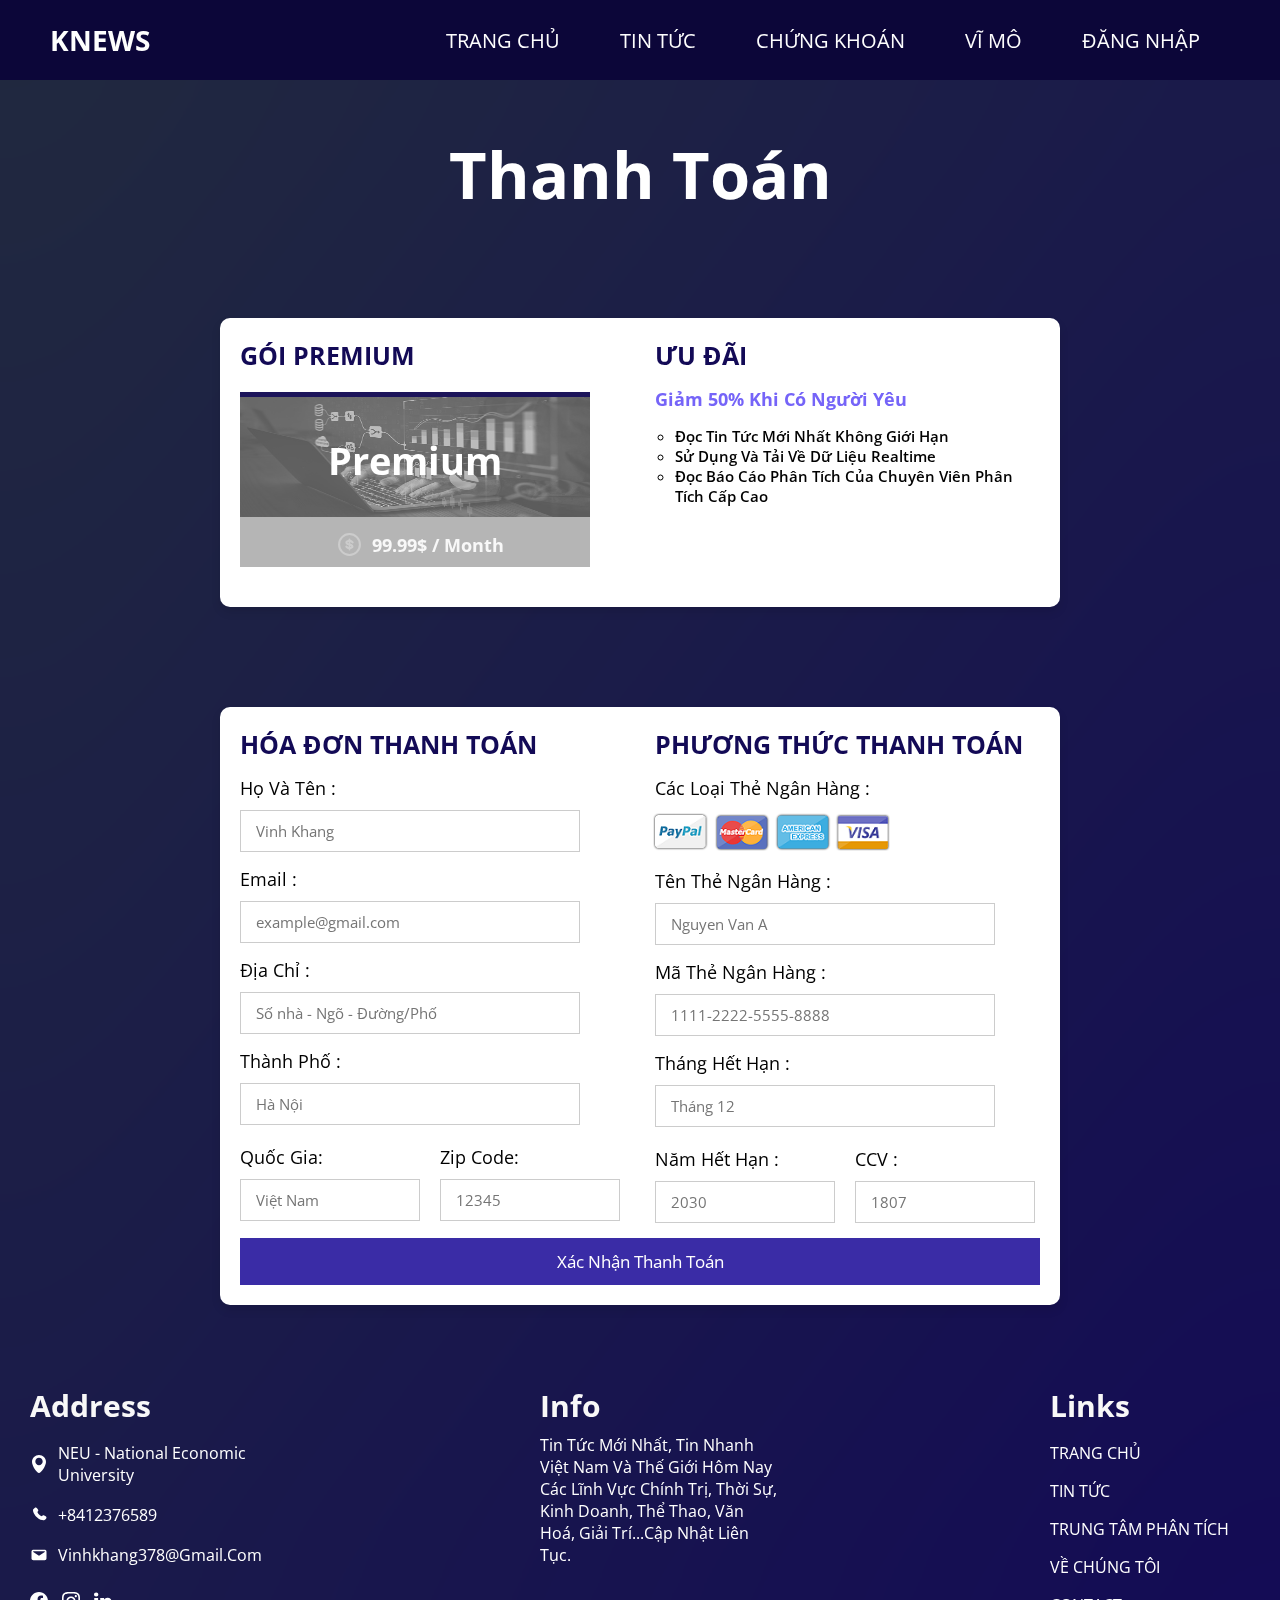
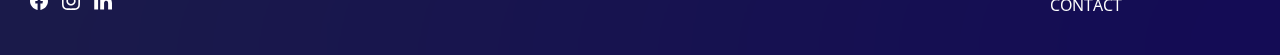
<file: assets/html/payment.html>
<!DOCTYPE html>
<html lang="en">
  <head>
    <meta charset="utf-8" />
    <meta name="viewport" content="width=device-width, initial-scale=1.0" />
    <title>Thanh Toán</title>
    <!-- <link rel="stylesheet" href="../css/main.css" /> -->
    <link rel="stylesheet" href="../css/main.css" />
    <style>
      @import url("https://fonts.googleapis.com/css2?family=Poppins:wght@100;300;400;500;600&display=swap");

      body {
        height: 100%;
        min-height: 100vh;
      }

      * {
        outline: none;
        border: none;
        text-transform: capitalize;
        transition: all 0.5s ease;
      }

      .payment {
        display: flex;
        justify-content: center;
        align-items: center;
        padding: 50px;
      }
      .payment form {
        border-radius: 10px;
        padding: 20px;
        background-color: #fff;
        width: 800px;
        box-shadow: 0 5px 10px rgba(0, 0, 0, 0.1);
      }
      .package-info {
        flex-basis: 45%;
      }
      .package-box {
        border-top: 5px solid #1c145a;
        max-width: 350px;
        height: auto;
        margin: 20px 0;
        position: relative;
        background-color: rgba(0, 0, 0, 0.289);
        transition: 0.5s ease;
        flex-basis: 100%;
      }
      .package-box:hover {
        cursor: pointer;
        /* transform: translate(0px, -15px);  */
        box-shadow: 8px 8px 20px 0 rgba(0, 0, 0, 0.3);
      }
      .pk-img {
        position: relative;
      }
      .pk-img img {
        width: 100%;
        height: 120px;
        opacity: 0.5;
        filter: grayscale(1) brightness(1);
      }
      .pk-img h3 {
        position: absolute;
        top: 50%;
        left: 50%;
        transform: translate(-50%, -50%);
        margin: auto;
        text-align: center;
        text-wrap: nowrap;
        transition: 0.5s ease;
      }
      .pk-items {
        padding: 10px;
      }
      .pk-items h4 {
        margin: auto;
      }
      .payment .row {
        flex-wrap: wrap;
        gap: 50px;
      }

      .payment form .p-row {
        display: flex;
        flex-wrap: wrap;
        gap: 30px;
      }

      .payment form .p-row .p-col {
        flex: 1 1 45%;
      }

      .payment .col {
        flex: 1 1 45%;
        align-items: center;
      }

      .p-title {
        color: #130a56;
        font-size: 25px;
        text-transform: uppercase;
      }
      .detail {
        color: #000;
        font-size: 15px;
        margin-left: 20px;
        font-weight: 600;
        text-transform: capitalize;
        list-style: circle;
      }
      .highlight {
        margin: 15px 0;
      }
      .payment form .p-row .p-col .inputBox {
        margin: 15px 0;
      }

      .payment form .p-row .p-col .inputBox span {
        margin-bottom: 10px;
        display: block;
      }

      .payment form .p-row .p-col .inputBox input {
        width: 80%;
        border: 1px solid #ccc;
        padding: 10px 15px;
        font-size: 15px;
        text-transform: none;
      }

      .payment form .p-row .p-col .inputBox input:focus {
        border: 1px solid #000;
      }

      .payment form .p-row .p-col .flex {
        display: flex;
        gap: 15px;
      }

      .payment form .p-row .p-col .flex .inputBox {
        margin-top: 5px;
      }

      .payment form .p-row .p-col .inputBox img {
        height: 34px;
        margin-top: 5px;
        filter: drop-shadow(0 0 1px #000);
      }

      .payment form .submit-btn {
        text-align: center;
        width: 100%;
        padding: 12px;
        font-size: 17px;
        background: #3a2ca6;
        color: #fff;
      }

      .payment form .submit-btn:hover {
        cursor: pointer;
        background: #1c145a;
      }
    </style>
  </head>

  <body>
    <!-- header  -->
    <section id="header"></section>
    <!-- end header  -->

    <div class="payment">
      <h1>Thanh Toán</h1>
    </div>

    <div class="payment">

      <form action="#">
        <div class="p-row">
          <div class="p-col">
            <h3 class="p-title">Gói Premium</h3>
            <div class="package-box">
              <a href="payment.html">
                <div class="pk-content">
                  <div class="pk-img">
                    <img src="../img/stock-4.jpg" alt="" />
                    <h3>Premium</h3>
                  </div>
                  <div class="pk-items">
                    <div class="col">
                      <h4 class="mini-bold sep-10">
                        <img
                          class="icon v-al-bot"
                          src="../img/svg/money-dollars-svgrepo-com.svg"
                          alt=""
                        />99.99$ / Month
                      </h4>
                    </div>
                  </div>
                </div>
              </a>
            </div>
          </div>
          <div class="p-col">
            <h3 class="p-title">Ưu đãi</h3>
            <p class="highlight">Giảm 50% khi có người yêu</p>
            <ul class="package-list">
              <li class="detail">Đọc tin tức mới nhất không giới hạn</li>
              <li class="detail">Sử dụng và tải về dữ liệu realtime</li>
              <li class="detail"> 
                Đọc báo cáo phân tích của chuyên viên phân tích cấp cao
              </li>
            </ul>
          </div>
        </div>
      </form>
    </div>

    <div class="payment">
      <form action="index.html">
        <div class="p-row">
          <div class="p-col">
            <h3 class="p-title">Hóa đơn thanh toán</h3>
            <div class="inputBox">
              <span>Họ và tên :</span>
              <input type="text" placeholder="Vinh Khang" />
            </div>
            <div class="inputBox">
              <span>Email :</span>
              <input type="email" placeholder="example@gmail.com" />
            </div>
            <div class="inputBox">
              <span>Địa chỉ :</span>
              <input type="text" placeholder="Số nhà - Ngõ - Đường/Phố" />
            </div>
            <div class="inputBox">
              <span>Thành phố :</span>
              <input type="text" placeholder="Hà Nội" />
            </div>
            <div class="flex">
              <div class="inputBox">
                <span>Quốc Gia:</span>
                <input type="text" placeholder="Việt Nam" />
              </div>
              <div class="inputBox">
                <span>Zip code:</span>
                <input type="text" placeholder="12345" />
              </div>
            </div>
          </div>

          <div class="p-col">
            <h3 class="p-title">Phương thức thanh toán</h3>
            <div class="inputBox">
              <span>Các loại thẻ ngân hàng : </span>
              <img src="../img/card_img.png" alt="" />
            </div>
            <div class="inputBox">
              <span>Tên thẻ ngân hàng :</span>
              <input type="text" placeholder="Nguyen Van A" />
            </div>
            <div class="inputBox">
              <span>Mã thẻ ngân hàng :</span>
              <input type="number" placeholder="1111-2222-5555-8888" />
            </div>
            <div class="inputBox">
              <span>Tháng hết hạn :</span>
              <input type="text" placeholder="Tháng 12" />
            </div>
            <div class="flex">
              <div class="inputBox">
                <span>Năm hết hạn :</span>
                <input type="number" placeholder="2030" />
              </div>
              <div class="inputBox">
                <span>CCV :</span>
                <input type="text" placeholder="1807" />
              </div>
            </div>
          </div>
        </div>
        <input type="submit" value="Xác nhận thanh toán" class="submit-btn" />
      </form>
    </div>

    <!-- footer  -->
    <section id="footer"></section>
    <!-- end footer  -->

    <script type="module" src="../js/premium.js"></script>
  </body>
</html>
</file>
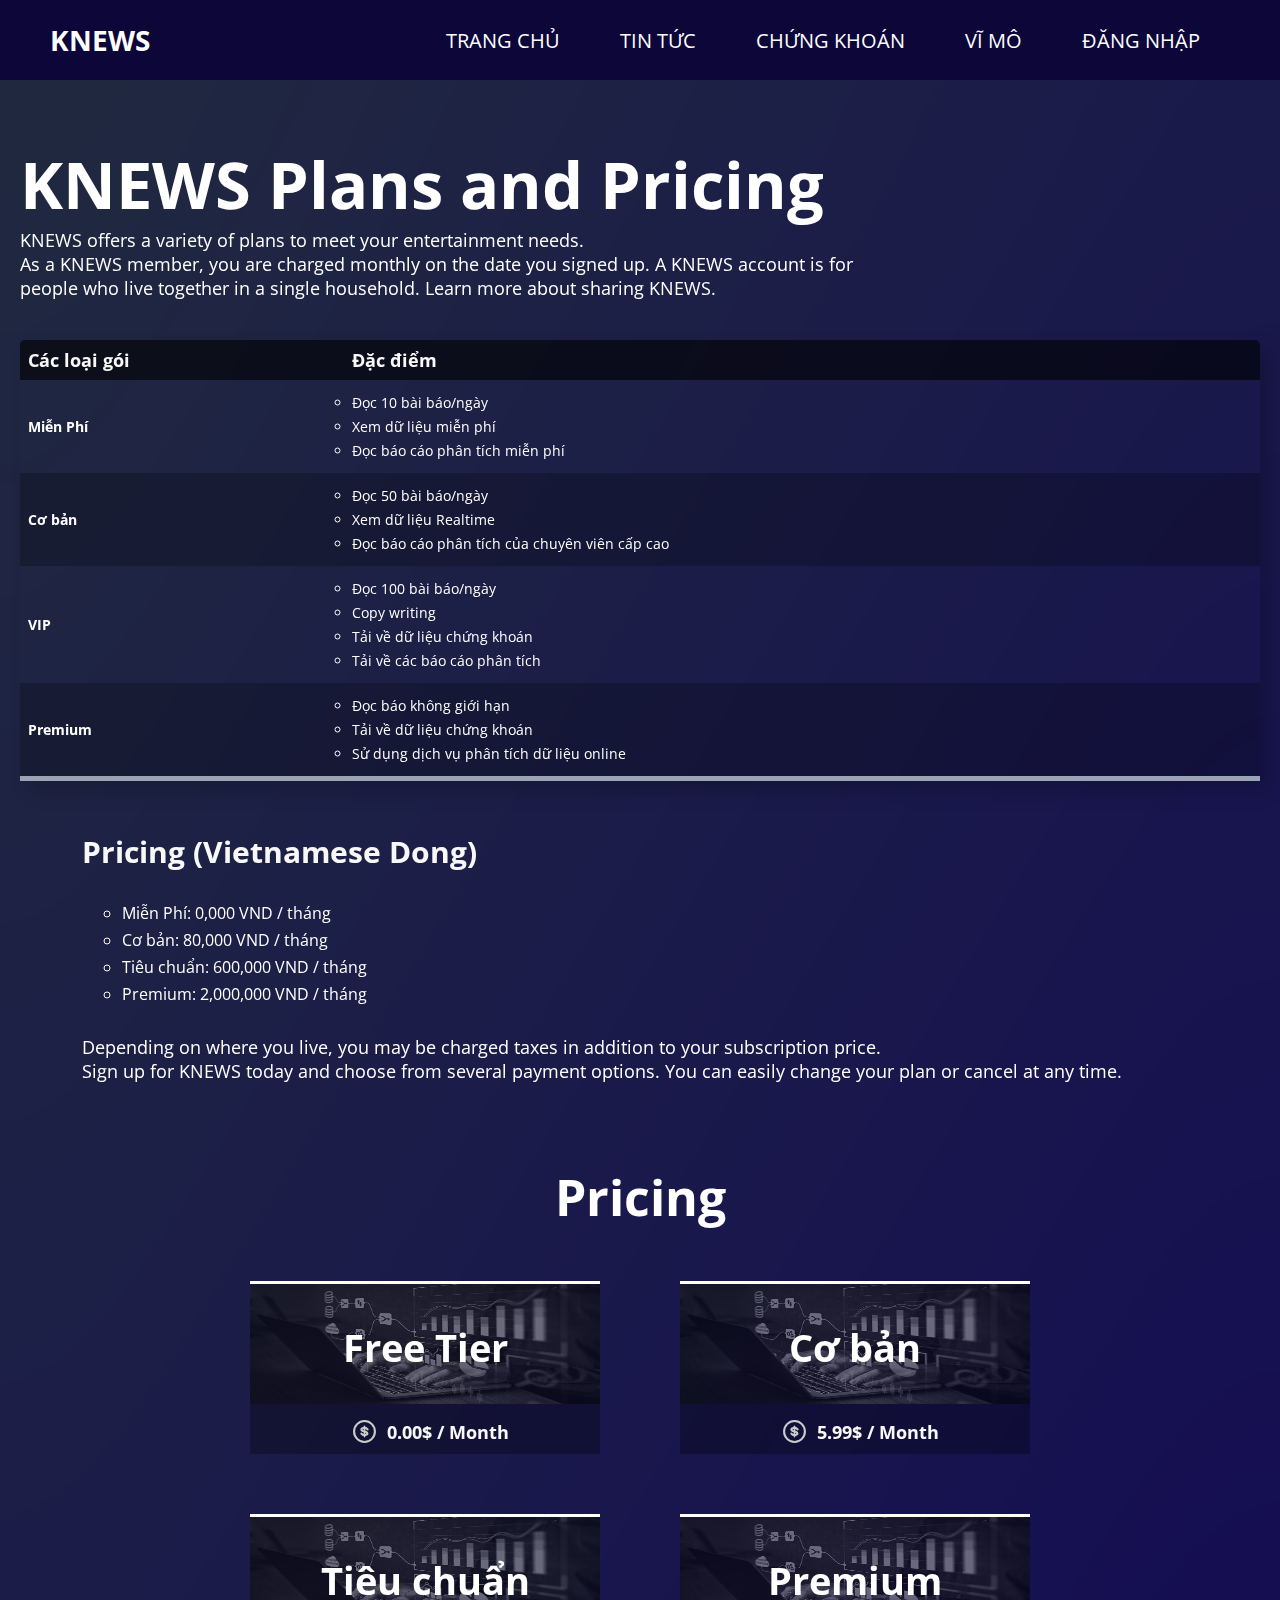
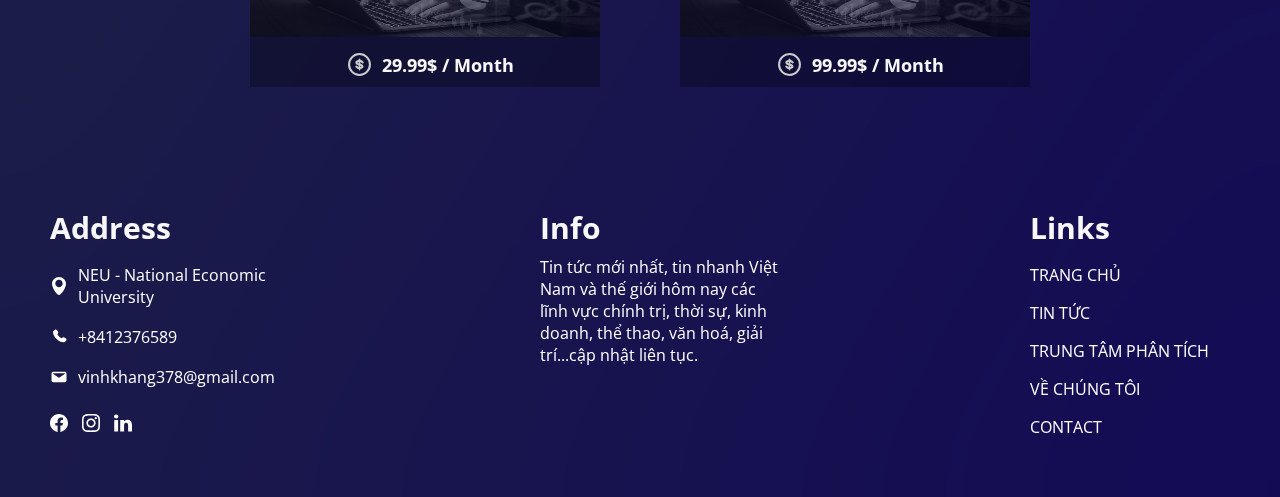
<file: assets/html/premium.html>
<!DOCTYPE html>
<html lang="en">
  <head>
    <meta charset="utf-8" />
    <meta name="viewport" content="width=device-width, initial-scale=1.0" />
    <title>KNEWS Premium</title>
    <!-- <link rel="stylesheet" href="../css/main.css" /> -->
    <link rel="stylesheet" href="../css/main.css" />
    <style>
      body {
        height: 100%;
      }

      .container {
        padding: 20px;
        transition: 0.5s ease;
      }
      .container .row {
        max-width: 1400px;
        margin: auto;
      }
      .intro {
        max-width: 840px;
        margin: 20px 0 50px;
      }
      .note {
        width: 840px;
        margin: 100px 0 50px;
      }
      .premium-table {
        flex-basis: 60%;
      }
      .note ul {
        margin: 30px 40px;
      }
      .container li {
        color: #fff;
        list-style: circle;
        margin: 5px 0;
      }
      .p-intro {
        margin: 30px 0;
      }
      .p-intro h2 {
        text-align: center;
      }
      .row.packages {
        gap: 20px;
        margin: 30px auto;
        flex-wrap: wrap;
      }
      .package {
        flex-basis: 35%;
        padding: 90px 0;
        margin: 0 30px;
      }
      .package-box {
        border-top: 3px solid #fff;
        flex-basis: 40%;
        max-width: 350px ;
        height: auto;
        margin: 20px auto;
        position: relative;
        background-color: rgba(0, 0, 0, 0.289);
        transition: 0.5s ease;
        flex-basis: 100%;
      }
      .package-box:hover {
        cursor: pointer;
        /* transform: translate(0px, -15px);  */
        box-shadow: 8px 8px 20px 0 rgba(0, 0, 0, 0.3);
        transform: translate(0px, -5px);
      }
      .pk-img {
        position: relative;
      }
      .pk-img img {
        width: 100%;
        height: 120px;
        opacity: 0.5;
        filter: grayscale(1) brightness(1);
      }
      .pk-img h3 {
        position: absolute;
        top: 50%;
        left: 50%;
        transform: translate(-50%, -50%);
        margin: auto;
        text-align: center;
        text-wrap: nowrap;
        transition: 0.5s ease;
      }
      .pk-items {
        padding: 10px;
      }
      .pk-items h4 {
        margin: auto;
      }
      @media screen and (max-width: 1300px) {
        .container .row {
          flex-wrap: wrap;
        }
        .premium-table {
          flex-basis: 100%;
        }
        .package-box {
          flex-basis: 45%;
        }
        .package {
          flex-basis: 100%;
          padding: 0 170px;
        }
        .intro,
        .note {
          width: 90%;
          margin: 40px 0;
        }
        .note {
          margin: 50px auto;
        }
      }
      @media screen and (max-width: 1024px) {
        .package-box {
          flex-basis: 100%;
        }
        .package {
          padding: 0 50px;
        }
      }
      @media screen and (max-width: 768px) {
        .package {
          padding: 0 5px;
        }
        .pk-img h3 {
          font-size: 30px;
        }
        h1 {
          font-size: 40px;
          margin-bottom: 30px;
        }
      }
    </style>
  </head>

  <body>
    <!-- header  -->
    <section id="header"></section>
    <!-- end header  -->

    <!-- premium package -->
    <div class="container">
      <div class="row">
        <div class="premium-table">
          <div class="intro">
            <h1>KNEWS Plans and Pricing</h1>
            <p>
              KNEWS offers a variety of plans to meet your entertainment needs.
            </p>
            <p>
              As a KNEWS member, you are charged monthly on the date you signed
              up. A KNEWS account is for people who live together in a single
              household. Learn more about sharing KNEWS.
            </p>
          </div>
          <table class="table-content">
            <thead>
              <tr>
                <th><h5>Các loại gói</h5></th>
                <th><h5>Đặc điểm</h5></th>
              </tr>
            </thead>
            <tbody>
              <tr>
                <td><strong>Miễn Phí</strong></td>
                <td>
                  <ul>
                    <li>Đọc 10 bài báo/ngày</li>
                    <li>Xem dữ liệu miễn phí</li>
                    <li>Đọc báo cáo phân tích miễn phí</li>
                  </ul>
                </td>
              </tr>
              <tr>
                <td><strong>Cơ bản</strong></td>
                <td>
                  <ul>
                    <li>Đọc 50 bài báo/ngày</li>
                    <li>Xem dữ liệu Realtime</li>
                    <li>Đọc báo cáo phân tích của chuyên viên cấp cao</li>
                  </ul>
                </td>
              </tr>
              <tr>
                <td><strong>VIP</strong></td>
                <td>
                  <ul>
                    <li>Đọc 100 bài báo/ngày</li>
                    <li>Copy writing</li>
                    <li>Tải về dữ liệu chứng khoán</li>
                    <li>Tải về các báo cáo phân tích</li>
                  </ul>
                </td>
              </tr>
              <tr>
                <td><strong>Premium</strong></td>
                <td>
                  <ul>
                    <li>Đọc báo không giới hạn</li>
                    <li>Tải về dữ liệu chứng khoán</li>
                    <li>Sử dụng dịch vụ phân tích dữ liệu online</li>
                  </ul>
                </td>
              </tr>
            </tbody>
          </table>
          <div class="note">
            <h4>Pricing (Vietnamese Dong)</h4>
            <ul>
              <li>Miễn Phí: 0,000 VND / tháng</li>
              <li>Cơ bản: 80,000 VND / tháng</li>
              <li>Tiêu chuẩn: 600,000 VND / tháng</li>
              <li>Premium: 2,000,000 VND / tháng</li>
            </ul>
            <p>
              Depending on where you live, you may be charged taxes in addition
              to your subscription price.
            </p>
            <p>
              Sign up for KNEWS today and choose from several payment options.
              You can easily change your plan or cancel at any time.
            </p>
          </div>
        </div>
        <div class="package">
          <div class="p-intro">
            <h2>Pricing</h2>
          </div>
          <div class="row packages">
            <div class="package-box">
              <a href="payment.html">
                <div class="pk-content">
                  <div class="pk-img">
                    <img src="../img/stock-4.jpg" alt="" />
                    <h3>Free Tier</h3>
                  </div>
                  <div class="pk-items">
                    <div class="col">
                      <h4 class="mini-bold sep-10">
                        <img
                          class="icon v-al-bot"
                          src="../img/svg/money-dollars-svgrepo-com.svg"
                          alt=""
                        />0.00$ / Month
                      </h4>
                    </div>
                  </div>
                </div>
              </a>
            </div>

            <div class="package-box">
              <a href="payment.html">
                <div class="pk-content">
                  <div class="pk-img">
                    <img src="../img/stock-4.jpg" alt="" />
                    <h3>Cơ bản</h3>
                  </div>
                  <div class="pk-items">
                    <div class="col">
                      <h4 class="mini-bold sep-10">
                        <img
                          class="icon v-al-bot"
                          src="../img/svg/money-dollars-svgrepo-com.svg"
                          alt=""
                        />5.99$ / Month
                      </h4>
                    </div>
                  </div>
                </div>
              </a>
            </div>

            <div class="package-box">
              <a href="payment.html">
                <div class="pk-content">
                  <div class="pk-img">
                    <img src="../img/stock-4.jpg" alt="" />
                    <h3>Tiêu chuẩn</h3>
                  </div>
                  <div class="pk-items">
                    <div class="col">
                      <h4 class="mini-bold sep-10">
                        <img
                          class="icon v-al-bot"
                          src="../img/svg/money-dollars-svgrepo-com.svg"
                          alt=""
                        />29.99$ / Month
                      </h4>
                    </div>
                  </div>
                </div>
              </a>
            </div>

            <div class="package-box">
              <a href="payment.html">
                <div class="pk-content">
                  <div class="pk-img">
                    <img src="../img/stock-4.jpg" alt="" />
                    <h3>Premium</h3>
                  </div>
                  <div class="pk-items">
                    <div class="col">
                      <h4 class="mini-bold sep-10">
                        <img
                          class="icon v-al-bot"
                          src="../img/svg/money-dollars-svgrepo-com.svg"
                          alt=""
                        />99.99$ / Month
                      </h4>
                    </div>
                  </div>
                </div>
              </a>
            </div>
          </div>
        </div>
      </div>
    </div>
    <!-- end premium package -->

    <!-- footer  -->
    <section id="footer"></section>
    <!-- end footer  -->

    <script type="module" src="../js/premium.js"></script>
  </body>
</html>
</file>
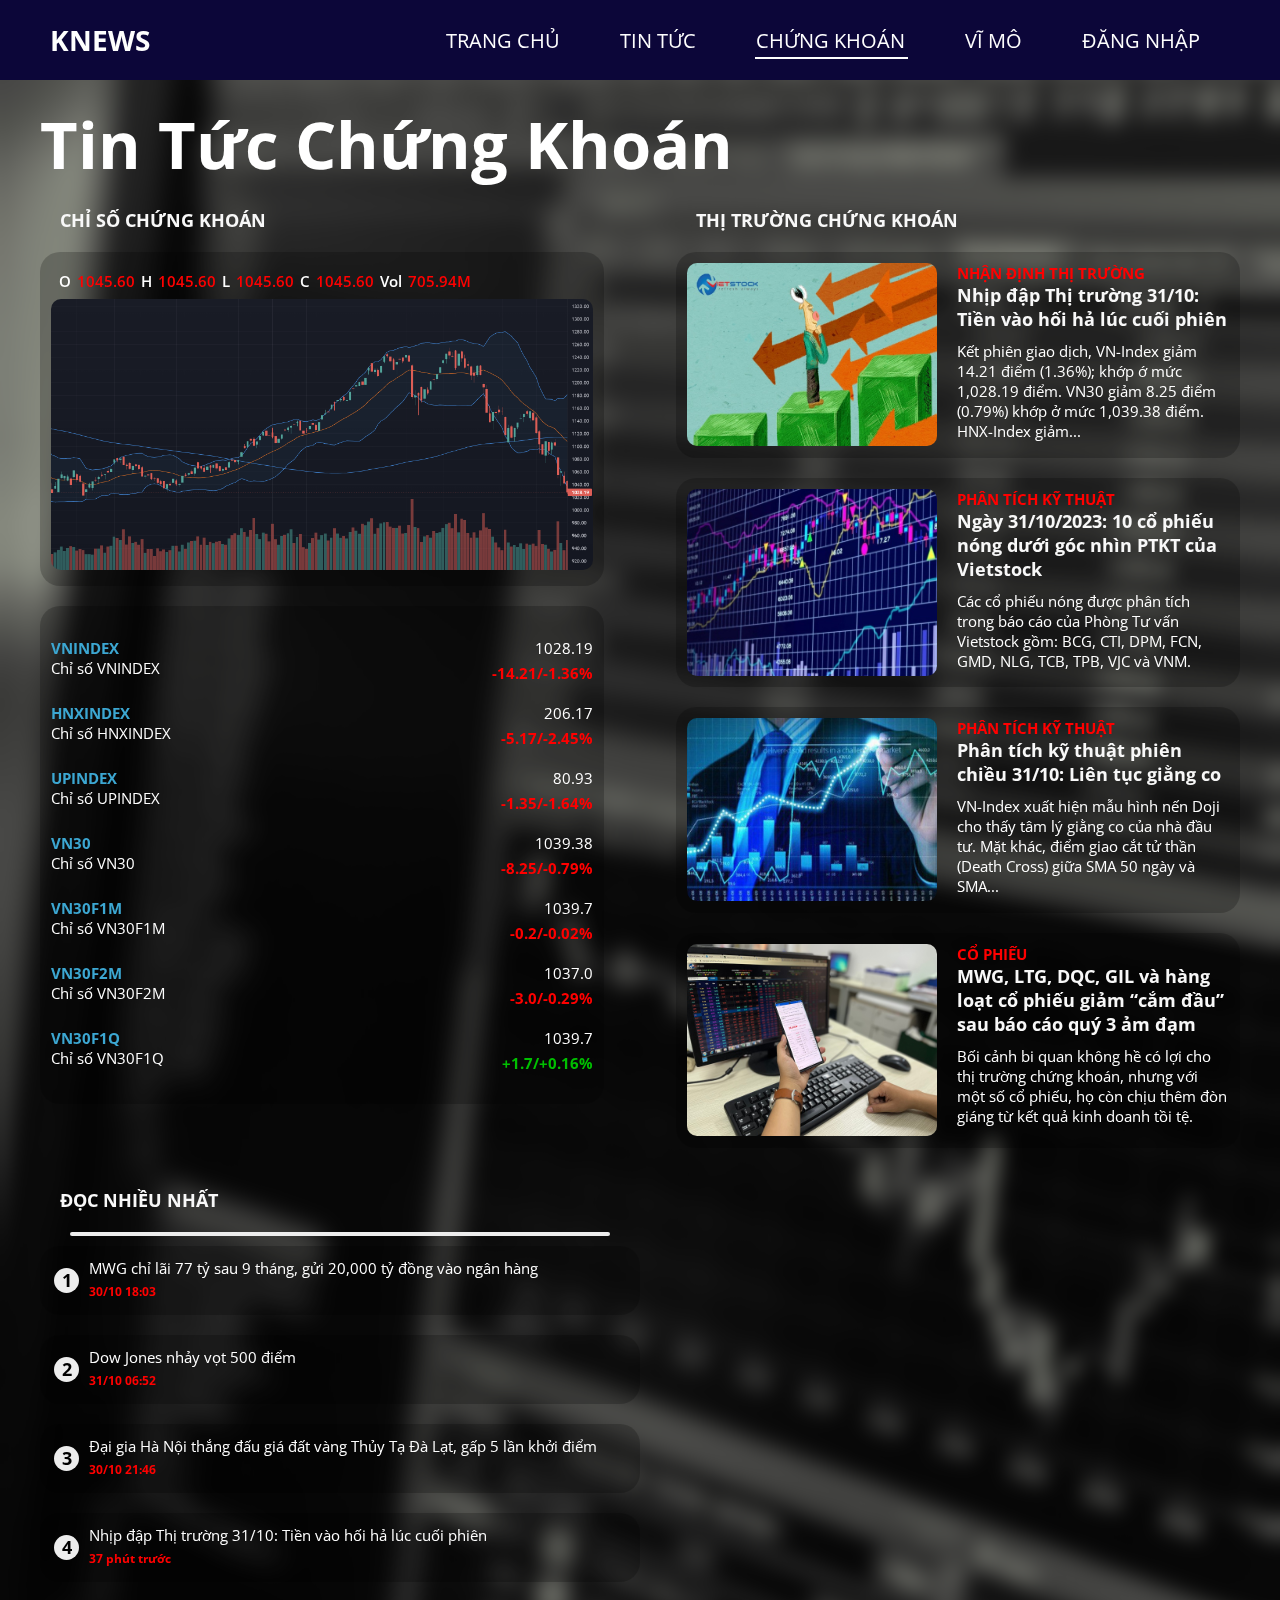
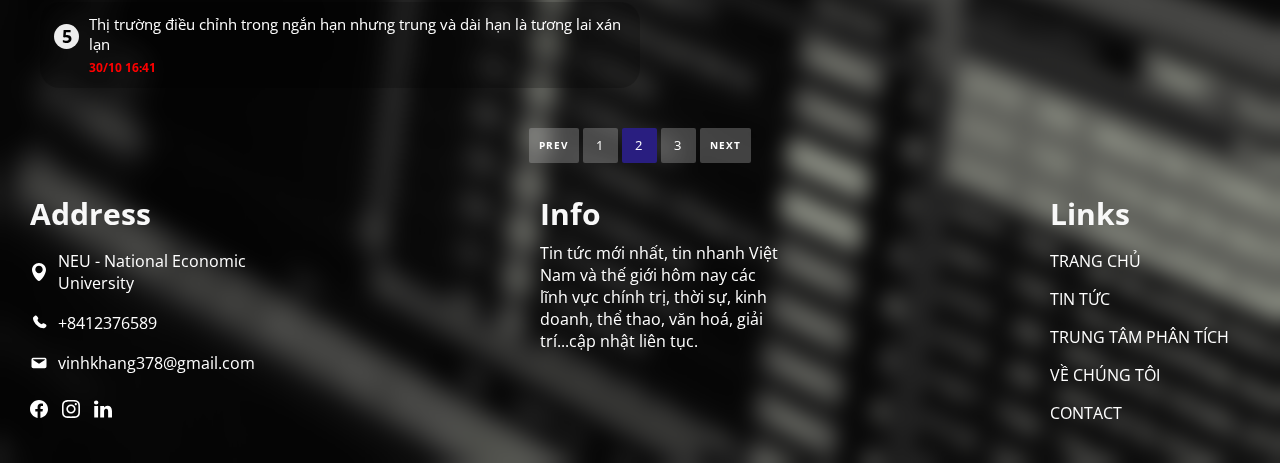
<file: assets/html/stocks.html>
<!DOCTYPE html>
<html lang="en">
  <head>
    <meta charset="utf-8" />
    <meta name="viewport" content="width=device-width, initial-scale=1.0" />
    <title>K-ECONOMY</title>
    <link rel="stylesheet" href="../css/main.css" />
    <style>
      body {
        height: auto;
        background-image: url(../img/wallpaperflare.com_wallpaper.jpg);
        backdrop-filter: blur(10px);
      }

      @media screen and (max-width: 1880px) {
        .stock-container {
          padding: 20px 40px !important;
        }
      }
      @media screen and (max-width: 1410px) {
        .stock-container {
          padding: 20px 40px !important;
        }
        .news-row {
          flex-wrap: wrap;
        }
        .stock-tab ,
        .stock-news{
          flex-basis: 47% !important;
        }
        .most-read {
          flex-basis: 50% !important;
        }
      }
      @media screen and (max-width: 1024px) {
        .stock-container {
          padding: 20px 20px !important;
        }
        .stock-tab {
          flex-basis: 58% !important;
          order: 1;
        }
        .most-read {
          flex-basis: 38% !important;
          order: 2;
        }
        .stock-news {
          order: 3;
          flex-basis: 80% !important;
          margin: auto;
        }
      }
      @media screen and (max-width: 768px) {
        .news-row {
          flex-direction: column;
        }
        .most-read {
          order: 3;
        }
        .ohlc {
          flex-wrap: wrap;
        }
      }

      @media screen and (max-width: 542px) {
        .stock-news .snew-content {
          flex-direction: column;
        }
        .news-img img {
          width: 100% !important;
          height: 200px !important;
        }
      }


      .normal {
        color: white;
      }

      .stock-container {
        padding: 20px 12%;
        transition: 0.5s ease;
      }

      .stock-container p {
        font-size: 15px;
        margin-bottom: 5px;
      }

      .sub-news {
        margin-bottom: 20px;
      }

      .stock-container img {
        width: 100%;
        border-radius: 10px;
      }

      /* stock tab  */
      .stock-tab {
        display: flex;
        flex-direction: column;
        flex-basis: 30%;
      }

      .finance-header {
        margin: 20px;
      }

      .ohlc {
        margin: 0;
        padding: 5px;
        display: flex;
      }

      .ohlc li {
        display: flex;
      }

      .ohlc h6 {
        margin: 3px;
        font-weight: 600;
      }
      .ratio-box {
        margin: 20px 0;
      }

      .ratio p {
        text-align: right;
      }

      .ratehead {
        color: #3ca7d2;
      }
      /* end stock tab  */

      /* stock news  */
      .stock-news {
        flex-basis: 40%;
      }

      .news-col {
        display: flex;
        flex-direction: column;
      }

      .snew-content {
        display: flex;
        transition: 0.5s ease
      }

      .snew-content h5,
      .snew-conntent h6 {
        margin-bottom: 10px;
      }

      .snew-content img {
        width: 250px;
        margin-right: 20px;
        height: 100%;
      }

      /* read-most */
      .most-read {
        flex-basis: 20%;
      }

      .line {
        height: 4px;
        background-color: #ededed;
        margin: 10px auto 10px;
        width: 90%;
        display: flex;
        justify-content: center;
        border-radius: 10px;
      }

      .rank {
        flex-basis: 20%;
        max-width: 25px;
        max-height: 25px;
        display: flex;
        justify-content: center;
        background-color: #ededed;
        border-radius: 100%;
        margin: 10px 10px 10px 2px;
      }
    </style>
  </head>

  <body>
    <!-- header section -->
    <section id="header"></section>
    <!-- end header section  -->
    <!-- start hero section  -->
    <div class="stock-container">
      <h1>Tin Tức Chứng Khoán</h1>
      <div class="news-row">
        <div class="stock-tab">
          <div class="finance-header">
            <h5>CHỈ SỐ CHỨNG KHOÁN</h5>
          </div>
          <div class="sub-news">
            <ul class="ohlc">
              <li>
                <h6 class="normal">O</h6>
                <h6>1045.60</h6>
              </li>
              <li>
                <h6 class="normal">H</h6>
                <h6>1045.60</h6>
              </li>
              <li>
                <h6 class="normal">L</h6>
                <h6>1045.60</h6>
              </li>
              <li>
                <h6 class="normal">C</h6>
                <h6>1045.60</h6>
              </li>
              <li>
                <h6 class="normal">Vol</h6>
                <h6>705.94M</h6>
              </li>
            </ul>
            <div class="dashboard">
              <img src="../img/dboard.png" alt="" />
            </div>
          </div>
          <div class="sub-news">
            <div class="ratio-box">
              <div class="news-row">
                <div class="ratio-head">
                  <h6 class="ratehead">VNINDEX</h6>
                  <p>Chỉ số VNINDEX</p>
                </div>
                <div class="ratio">
                  <p>1028.19</p>
                  <h6>-14.21/-1.36%</h6>
                </div>
              </div>
            </div>
            <div class="ratio-box">
              <div class="news-row">
                <div class="ratio-head">
                  <h6 class="ratehead">HNXINDEX</h6>
                  <p>Chỉ số HNXINDEX</p>
                </div>
                <div class="ratio">
                  <p>206.17</p>
                  <h6>-5.17/-2.45%</h6>
                </div>
              </div>
            </div>
            <div class="ratio-box">
              <div class="news-row">
                <div class="ratio-head">
                  <h6 class="ratehead">UPINDEX</h6>
                  <p>Chỉ số UPINDEX</p>
                </div>
                <div class="ratio">
                  <p>80.93</p>
                  <h6>-1.35/-1.64%</h6>
                </div>
              </div>
            </div>
            <div class="ratio-box">
              <div class="news-row">
                <div class="ratio-head">
                  <h6 class="ratehead">VN30</h6>
                  <p>Chỉ số VN30</p>
                </div>
                <div class="ratio">
                  <p>1039.38</p>
                  <h6>-8.25/-0.79%</h6>
                </div>
              </div>
            </div>
            <div class="ratio-box">
              <div class="news-row">
                <div class="ratio-head">
                  <h6 class="ratehead">VN30F1M</h6>
                  <p>Chỉ số VN30F1M</p>
                </div>
                <div class="ratio">
                  <p>1039.7</p>
                  <h6>-0.2/-0.02%</h6>
                </div>
              </div>
            </div>
            <div class="ratio-box">
              <div class="news-row">
                <div class="ratio-head">
                  <h6 class="ratehead">VN30F2M</h6>
                  <p>Chỉ số VN30F2M</p>
                </div>
                <div class="ratio">
                  <p>1037.0</p>
                  <h6>-3.0/-0.29%</h6>
                </div>
              </div>
            </div>
            <div class="ratio-box">
              <div class="news-row">
                <div class="ratio-head">
                  <h6 class="ratehead">VN30F1Q</h6>
                  <p>Chỉ số VN30F1Q</p>
                </div>
                <div class="ratio">
                  <p>1039.7</p>
                  <h6 style="color: rgb(0, 192, 0)">+1.7/+0.16%</h6>
                </div>
              </div>
            </div>
          </div>
        </div>
        <div class="stock-news">
          <div class="finance-header">
            <h5>THỊ TRƯỜNG CHỨNG KHOÁN</h5>
          </div>
          <div class="news-col">
            <div class="sub-news">
              <div class="snew-content">
                <div class="news-img">
                  <img src="../img/bo-gau-cho-diem-mua_951694.jpg" alt="" />
                </div>
                <div class="news-text">
                  <h6>NHẬN ĐỊNH THỊ TRƯỜNG</h6>
                  <h5>
                    Nhịp đập Thị trường 31/10: Tiền vào hối hả lúc cuối phiên
                  </h5>
                  <p>
                    Kết phiên giao dịch, VN-Index giảm 14.21 điểm (1.36%); khớp
                    ớ mức 1,028.19 điểm. VN30 giảm 8.25 điểm (0.79%) khớp ở mức
                    1,039.38 điểm. HNX-Index giảm...
                  </p>
                </div>
              </div>
            </div>
            <div class="sub-news">
              <div class="snew-content">
                <div class="news-img">
                  <img src="../img/PTV-Hinh-17_1621460.jpg" alt="" />
                </div>
                <div class="news-text">
                  <h6>PHÂN TÍCH KỸ THUẬT</h6>
                  <h5>
                    Ngày 31/10/2023: 10 cổ phiếu nóng dưới góc nhìn PTKT của
                    Vietstock
                  </h5>
                  <p>
                    Các cổ phiếu nóng được phân tích trong báo cáo của Phòng Tư
                    vấn Vietstock gồm: BCG, CTI, DPM, FCN, GMD, NLG, TCB, TPB,
                    VJC và VNM.
                  </p>
                </div>
              </div>
            </div>
            <div class="sub-news">
              <div class="snew-content">
                <div class="news-img">
                  <img src="../img/PTV-Hinh-15_128741.jpg" alt="" />
                </div>
                <div class="news-text">
                  <h6>PHÂN TÍCH KỸ THUẬT</h6>
                  <h5>
                    Phân tích kỹ thuật phiên chiều 31/10: Liên tục giằng co
                  </h5>
                  <p>
                    VN-Index xuất hiện mẫu hình nến Doji cho thấy tâm lý giằng
                    co của nhà đầu tư. Mặt khác, điểm giao cắt tử thần (Death
                    Cross) giữa SMA 50 ngày và SMA...
                  </p>
                </div>
              </div>
            </div>
            <div class="sub-news">
              <div class="snew-content">
                <div class="news-img">
                  <img src="../img/bang-dien_1214569.png" alt="" />
                </div>
                <div class="news-text">
                  <h6>CỔ PHIẾU</h6>
                  <h5>
                    MWG, LTG, DQC, GIL và hàng loạt cổ phiếu giảm “cắm đầu” sau
                    báo cáo quý 3 ảm đạm
                  </h5>
                  <p>
                    Bối cảnh bi quan không hề có lợi cho thị trường chứng khoán,
                    nhưng với một số cổ phiếu, họ còn chịu thêm đòn giáng từ kết
                    quả kinh doanh tồi tệ.
                  </p>
                </div>
              </div>
            </div>
          </div>
        </div>
        <div class="most-read">
          <div class="finance-header">
            <h5>ĐỌC NHIỀU NHẤT</h5>
          </div>
          <div class="line"></div>
          <div class="news-col">
            <div class="sub-news">
              <div class="snew-content">
                <div class="rank">
                  <h5 style="color: black">1</h5>
                </div>
                <div class="news-text">
                  <p>
                    MWG chỉ lãi 77 tỷ sau 9 tháng, gửi 20,000 tỷ đồng vào ngân
                    hàng
                  </p>
                  <h6 style="font-size: 12px">30/10 18:03</h6>
                </div>
              </div>
            </div>
            <div class="sub-news">
              <div class="snew-content">
                <div class="rank">
                  <h5 style="color: black">2</h5>
                </div>
                <div class="news-text">
                  <p>Dow Jones nhảy vọt 500 điểm</p>
                  <h6 style="font-size: 12px">31/10 06:52</h6>
                </div>
              </div>
            </div>
            <div class="sub-news">
              <div class="snew-content">
                <div class="rank">
                  <h5 style="color: black">3</h5>
                </div>
                <div class="news-text">
                  <p>
                    Đại gia Hà Nội thắng đấu giá đất vàng Thủy Tạ Đà Lạt, gấp 5
                    lần khởi điểm
                  </p>
                  <h6 style="font-size: 12px">30/10 21:46</h6>
                </div>
              </div>
            </div>
            <div class="sub-news">
              <div class="snew-content">
                <div class="rank">
                  <h5 style="color: black">4</h5>
                </div>
                <div class="news-text">
                  <p>
                    Nhịp đập Thị trường 31/10: Tiền vào hối hả lúc cuối phiên
                  </p>
                  <h6 style="font-size: 12px">37 phút trước</h6>
                </div>
              </div>
            </div>
            <div class="sub-news">
              <div class="snew-content">
                <div class="rank">
                  <h5 style="color: black">5</h5>
                </div>
                <div class="news-text">
                  <p>
                    Thị trường điều chỉnh trong ngắn hạn nhưng trung và dài hạn
                    là tương lai xán lạn
                  </p>
                  <h6 style="font-size: 12px">30/10 16:41</h6>
                </div>
              </div>
            </div>
          </div>
        </div>
      </div>
    </div>
    <!-- end hero section  -->

    <div class="pagination-buttons">
      <button type="button" class="page-btn prev-page">prev</button>
      <button type="button" class="page-btn">1</button>
      <button type="button" class="page-btn active">2</button>
      <button type="button" class="page-btn">3</button>
      <button type="button" class="page-btn next-page">next</button>
    </div>

    <section id="footer"></section>
    <script type="module" src="../js/stocks.js"></script>
  </body>
</html>
</file>
<file: assets/css/main.css>
@import url("https://fonts.googleapis.com/css2?family=Lato:wght@400;700&family=Open+Sans:wght@300;400;600;700&display=swap");

body {
  font-family: "Open Sans", sans-serif;
  color: #0c0c0c;
  margin: 0;
  padding: 0;
  width: 100%;
  height: 100%;
  background: linear-gradient(to bottom right, #212a3e, #130a56);
  background-size: cover;
  backdrop-filter: blur(100px);
  background-repeat: no-repeat;
  transition: all 0.5s ease;
}

.background { 
  position: absolute; 
  min-height: 100vh;
  height: 100%; 
  width: 100%; 
  background-image: url(../img/wallpaperflare.com_wallpaper.jpg); 
  background-size: cover; 
  background-position: center; 
  filter: blur(10px); 
  z-index: -1; 
} 

.line {
  height: 4px;
  background-color: #ededed;
  margin: 50px auto 10px;
  width: 90%;
  display: flex;
  justify-content: center;
  border-radius: 5px;
}

.icon {
  width: 20px;
  filter: invert(100%) brightness(80%);
  margin: 0 10px ;
  transition: all 0.3s ease;
}

.row {
  display: flex;
  justify-content: space-between;
}

.col {
  display: flex;
  flex-direction: column;
}

.icon {
  width: 25px;
}

.sep-r-10 {
  margin: 0 10px;
}

.mini-bold {
  font-size: 18px;
  font-weight: 700;
}

.mini {
  font-size: 15px;
  
}

.v-al-bot {
  vertical-align: bottom;
}

.align-center {
  display: flex;
  justify-content: center;
}

.left-align {
  justify-content: left;
}

div {
  box-sizing: border-box;
}

.highlight {
  color: #7564f8;
  font-weight: bold;
}

.highlight-2 {
  color: #7564f8;
}

h1 {
  margin: 0;
  color: #fff;
  font-size: 65px;
  font-weight: bold;
}

h2 {
  margin: 0;
  color: #fff;
  font-size: 50px;
  font-weight: bold;
}

h3 {
  margin: 0;
  color: #fff;
  font-size: 38px;
  font-weight: bold;
}

h4 {
  margin: 0;
  color: #f8f8f8;
  font-size: 30px;
  font-weight: bold;
}

h5 {
  margin: 0;
  color: #f8f8f8;
  font-size: 18px;
  font-weight: bold;
}
h6 {
  margin: 0;
  color: red;
  font-size: 15px;
  font-weight: bold;
}

p {
  color: #fff;
  font-size: 18px;
  margin: 0;
  /* text-align: justify; */
}

li {
  list-style: none;
}

a {
  font-size: 16px;
  text-decoration: none;
  color: #fff;
  transition: 0.3s ease;
}

span {
  color: #000;
  font-size: 18px;
}

/* button readmore */

.readmore-button {
  background-color: #291e80;
  width: 200px;
  margin: 20px 0;
  transition: all 0.3s ease;
  border-radius: 5px;
}

.readmore-button a {
  display: flex;
  justify-content: center;
  padding: 20px;
  text-decoration: none;
  color: white;
  font-size: 20px;
  font-weight: bold;
  text-align: center;
}

.readmore-button:hover {
  background-color: #1f1662;
  transform: translate(0px, -5px);
}
/* end button readmore */

/* Start Header  */
* {
  margin: 0;
  padding: 0;
  list-style: none;
  text-decoration: none;
  font-family: "Open Sans", sans-serif;;
}

#header {
  /* width: 100%; */
  height: 80px;
  background: #0c0639;
  align-items: center;
  display: flex;
  justify-content: space-between;
  padding: 0 50px;
  z-index: 999;
}

.logo {
  font-size: 28px;
  font-weight: bold;
  color: #fefefe;
}

.hamburger {
  display: none;
}

.nav-bar ul {
  display: flex;
}

.nav-bar ul li a {
  display: block;
  color: #fefefe;
  font-size: 20px;
  padding: 10px 25px;
  transition: 0.2s;
  margin: 0 5px;
  position: relative;
  transition: all 0.3s ease;
  text-wrap: nowrap;
}

.nav-bar ul li a:hover {
  color: #fff;
}

.nav-bar ul li a.active {
  color: #fff;
}

.nav-bar ul li a::after{
  content: "";
  position: absolute;
  /* width: 60%; */
  width: calc(100% - 46px);
  height: 2px;
  bottom: 5px;
  left: 24px;
  background-color: #fff;
  transform: scaleX(0);
  transition: transform 0.5s;
  transform-origin: left;
}

.nav-bar ul li a.active::after{
  content: "";
  position: absolute;
  width: calc(100% - 46px);

  height: 2px;
  bottom: 5px;
  left: 24px;
  background-color: #fff;
  transform: scaleX(1);
  transition: transform 0.5s;
  transform-origin: left;
}

.nav-bar ul li a:hover::after {
  transform: scaleX(1);
}

@media only screen and (max-width: 1320px){
  #header {
    padding: 0 50px;
  }
}

@media only screen and (max-width: 1120px){
  #header {
    padding: 0 30px;
  }
  .hamburger {
    display: block;
    cursor: pointer;
  }
  .hamburger .line {
    width: 30px;
    height: 3px;
    background: #fefefe;
    margin: 6px 0;
  }
  .nav-bar{
    height: 0;
    position: absolute;
    top: 80px;
    left: 0;
    right: 0;
    width: 100vw;
    background: #11101b;
    overflow: hidden;
    z-index: 100;
    transition: 0.5s;
  } 
  .nav-bar.active {
    height: 380px;
    z-index: 100;
  }
  .nav-bar ul {
    display: block;
    width: fit-content;
    margin:  40px 0  ;
    text-align: center;
  }
  .nav-bar ul li a {
    margin-bottom: 12px;
    text-align: left;
  }
  .nav-bar ul li a::after{
    content: "";
    position: absolute;
    width: 45%;
    height: 2px;
    bottom: 5px;
    left: 24px;
    background-color: #fff;
    transform: scaleX(0);
    transition: transform 0.5s;
    transform-origin: left;
  }
  
  .nav-bar ul li a.active::after{
    content: "";
    position: absolute;
    width: 45%;
    height: 2px;
    bottom: 5px;
    left: 24px;
    background-color: #fff;
    transform: scaleX(1);
    transition: transform 0.5s;
    transform-origin: left;
  }
}
/* End Header  */

/* Start footer  */
#footer {
  height: auto;
}

#footer a {
  margin: 8px 0;
}

.footer-row {
  max-width: 1380px;
  margin: auto;
  height: auto;
  position: relative;
  display: flex;
  justify-content: space-between;
}

.footer-box {
  text-align: left;
  display: flex;
  flex-direction: column;
  margin: 30px;
  max-width: 250px;
  min-width: 200px;
}

.footer-box img {
  width: 18px;
  margin: 0 10px 10px 0;
  filter: invert(100%) brightness(200%);
}

.contact-link-box a {
  display: flex;
  flex-wrap: nowrap;
}

.contact-link-box p,
.info-box p {
  margin: 0 10px 10px 0;
  font-size: 16px;
}

.social-info,
.info-box,
.link-boxes,
.sub-box,
.contact-link-box {
  margin-top: 8px;
}

.inner-link {
  display: flex;
  flex-direction: column;
}

@media screen and (max-width: 768px){
  .footer-row {
    flex-wrap: wrap;
  }
  .footer-box {
    flex-basis: 100%;
    max-width: none;
    padding: 0 20px;
  }
}
/* End footer  */

/* Sub-news */
.news-row {
  display: flex;
  justify-content: space-between;
}

.sub-news,
.main-news {
  margin-bottom: 60px;
  background-color: rgba(0, 0, 0, 0.211);
  padding: 2%;
  border-radius: 20px;
  transition: all 0.5s ease;
}

.sub-news:hover,
.main-news:hover {
  cursor: pointer;
  background: rgba(0, 0, 0, 0.594);
  transform: translate(0px, -5px);
  box-shadow: 8px 8px 20px 0 rgba(0, 0, 0, 0.3);
}
/* End sub news  */

/* Busi nav */
.busi-nav {
  margin: 20px 0;
}

.busi-nav .nav-row {
  display: flex;
  justify-content: left;
  margin: 0;
  padding: 0;
  border-top: 3px solid rgba(0, 0, 0, 0.605);
  overflow: hidden;
  width: 100%;
  background-color: rgba(0, 0, 0, 0.122);
  border-radius: 0 0 10px 10px;
  width: max-content;
}

.nav-content {
  margin: 0;
  padding: 0;
}



.busi-nav .nav-slogan {
  padding: 5px 30px;
  background-color: rgba(0, 0, 0, 0.587);
  border-radius: 0 0 0 10px;
}

.hav-slogan h5 {
  margin: 0;
  padding: 0;
}

.bnav-items {
  display: flex;
  justify-content: space-between;
  margin: 0;
  /* padding: 0; */
}

.bnav-item {
  height: 100%;
  padding: 12px 15px;
  display: flex;
  position: relative;
  transition: all 0.3s ease;
  transition: background-color 0.4s;
}

.bnav-item::before {
  content: "";
  width: 0%;
  height: 100%;
  background-color: rgba(0, 0, 0, 0.605);
  position: absolute;
  bottom: 0;
  left: 0;
  transition: all 0.3s ease;
  z-index: 0;
}

.bnav-item:hover::before {
  width: 100%;
}

.bnav-item a {
  white-space: nowrap;
  z-index: 10;
}

/* Slide show  */
.slide-show {
  overflow: hidden;
  position: relative;
  width: 100%;  
}

.limited-slide {
  width: 100%;
}

.list-imgs img {
  width: 100%;
}

.list-imgs {
  display: flex;
  transition: all 0.7s ease;
  }

.btn:hover {
  background-color: rgba(0, 0, 0, 0.463);
  cursor: pointer;
}

.btn {
  width: 30px;
  height: 30px;
  background-color: rgba(0, 0, 0, 0.122);
  position: absolute;
  top: 50%;
  transform: translateY(-50%);
  transition: 0.5s;
  display: flex;
  padding: 2px 0;
  border-radius: 50%;
}

.btns img:hover {
  filter: invert(100%) brightness(200%);
}

.btn-l {
  left: 5px;
}

.btn-r {
  right: 5px;
}

.btns img {
  transition: 0.5s;
  width: 30px;
}

.bnav-item.active {
  background-color: rgba(0, 0, 0, 0.605);
}
/* End slide show  */

/* Start table  */
.table-content {
  width: 100%;
  border-collapse: collapse;
  font-size: 0.9em;
  border-radius: 5px 5px 0 0;
  overflow: hidden;
  box-shadow: 10px 10px 20px rgba(0, 0, 0, 0.2);
}

.table-content tbody tr:nth-of-type(even) {
  background-color: rgba(0, 0, 0, 0.227);
}

.table-content tbody tr:last-of-type {
  border-bottom: 5px solid #9ba4b5;
}

.table-content th {
  background-color: rgba(0, 0, 0, 0.605);
  padding: 8px;
  text-align: left;
  color: white;
}

.table-content td {
  padding: 8px;
  text-align: left;
  color: white;
}

.table-content tbody tr {
  transition: all 0.3s ease;
}

.table-content tbody tr:hover {
  background-color: rgba(0, 0, 0, 0.587);
}

/* end table  */

/* wrap news  */
.float-news {
  margin: 10px 0 0 0;
}

img.float-left {
  float: left; /* Set the image to float left */
  margin: 0 10px 0 0;
  width: 150px;
  border-radius: 5px;
  transition: 0.5s ease;
}

/* login  */
.login-container {
  display: flex;
  justify-content: center;
  min-height: 100vh;
  align-items: center;
}
.login-box {
  max-width: 1120px;
  background-color: #ffffff;
  padding: 18px;
  border-radius: 10px;
}
.login-span {
  display: flex;
  justify-content: center;
  font-size: 35px;
  text-wrap: nowrap;
  font-weight: 700;
  margin-bottom: 50px;
}
.login-wall {
  flex-basis: 38%;
}
.login-form {
  /* max-width: 573px; */
  flex-basis: 62%;
  margin: 0 20px;
  padding: 50px 90px 50px;
}
.login-wall img {
  min-width: 367px;
  width: 100%;
  height: 100%;
  border-radius: 10px;
  /* filter: grayscale(0.5); */
}
.form-field {
  width: 100%;
  position: relative;
  margin-bottom: 30px;
}
*:focus {
  outline: none;
}
.form-input {
  box-sizing: border-box;
  border: 3px solid #eee;
  border-radius: 10px;
  width: 100%;
  height: 70px;
  padding: 0 20px;
  transition: all 0.25s ease;
  font-size: 20px;
}
.form-input:focus {
  border-color: #222036;
  z-index: 2;
}
.form-label {
  position: absolute;
  top: 50%;
  transform: translateY(-50%);
  left: 21px;
  user-select: none;
  color: #222036;
  pointer-events: none;
  transition: all 0.3s ease;
}
.form-input:not(:placeholder-shown) + .form-label,
.form-input:focus + .form-label {
  left: 11px;
  top: 0;
  padding: 0 10px;
  display: inline-block;
  background-color: white;
  color: #222036;
  font-weight: 700;
  font-size: 18px;
}
.forgotten a {
  color: #999;
  display: flex;
  justify-content: right;
}
.login-button {
  text-align: center;
  padding: 20px 0;
}
.login-button button:hover {
  cursor: pointer;
  width: 60%;
  background-color: #222036;
}
.login-button button {
  font-size: 20px;
  font-weight: 600;
  padding: 15px 20px;
  width: 70%;
  border-radius: 10px;
  border: none;
  background-color: #999;
  color: #ffffff;
  transition: all 0.3s ease;
}
.sign-up {
  text-align: center;
}
.sign-up a{
  color: #999;
}


/* pagination */
button {
  background: none;
  appearance: none;
  -webkit-appearance: none;
  -ms-appearance: none;
  -moz-appearance: none;
  border: none;
  cursor: pointer;
}
.pagination-buttons {
  display: flex;
  justify-content: center;
}
.page-btn {
  background: rgba(204, 204, 204, 0.294)000;
  color: #fff;
  height: 35px;
  border-radius: 2px;
  padding: 0 10px;
  text-transform: uppercase;
  letter-spacing: 0.1em;
  transition: background 0.3s ease;
  margin: 0 2px;
}

.page-btn:first-of-type {
  margin-left: 0;
}

.page-btn:last-of-type {
  margin-right: 0;
}

.page-btn:not([class$="-page"]) {
  width: 35px;
}

.pagination-buttons {
  display: flex;
  align-items: center;
}

.page-btn[class*="-page"] {
  color: #fff;
  background: rgba(204, 204, 204, 0.294)000;
  font-size: 0.6em;
  font-weight: 700;
}

.page-btn.active {
  background: #291e80;
  color: #fff;
}

.page-btn[disabled] {
  opacity: 0.3;
}
</file>
<file: assets/css/index.css>
@import url("https://fonts.googleapis.com/css2?family=Lato:wght@400;700&family=Open+Sans:wght@300;400;600;700&display=swap");


/* Start Hero */
#hero{
  /* width: 100%; */
  height: auto;
  padding: 5% 12%;
  position: relative;
}

.hero-row{
  margin: auto;
  max-width: 1280px;
  display: flex;
  justify-content: space-between;
  gap: 50px
}

.hero-highligt {
  flex-basis: 45%;
  max-width: 600px;
  transition: 0.5s ease;
}

.highlight-news {
  margin: 20px 0;
  text-align: center;
}

.highlight-news h3{
  margin: 0 8px 0 0;
}

.hnews-box {
  background-color: rgba(0, 0, 0, 0.148);
  border-radius: 12px;
  padding: 15px;
  z-index: 20;
  transition: all 0.5s ease;
}

.hnews-box:hover{
  cursor: pointer;
  background: rgba(0, 0, 0, 0.586);
  transform: translate(0px, -5px); 
  box-shadow: 8px 8px 20px 0 rgba(0, 0, 0, 0.3);
}

.hnews-content {
  max-width: 600px;
}

.hnews-content h5 {
  font-size: 18px;
  margin: 15px 0;
}

.hnews-content p,
.cat-item p{
  font-size: 16px;
  margin: 10px 0;
}

.hnews-box img {
  border-radius: 10px;
  width: 100%;
  max-width: 610px;
}

.hero-slogan {
  flex-basis: 45%;
  display: flex;
  transition: 0.5s ease;
  flex-direction: column;
}

.detail-slogan {
  max-width: 530px;
  display: flex;
  flex-direction: column;
}

.news-cat {
  max-width: 530px;
}

.cat-col {
  display: flex;
  flex-direction: column;
}

.news-cat .sub-news {
    margin-bottom: 20px;
}

.detail-slogan h1, p {
  margin: 0 0 30px 0;
}

/* End Hero */

/* Start Services */
#service {
  height: auto;
  padding: 100px 10%;
  position: relative;
  background-size: cover;
}

#service .container {
  display: flex;
  flex-direction: column;
  text-align: center;
  z-index: 20;
}

.service-row {
  max-width: 1500px;
  display: flex;
  justify-content: space-between;
  margin: auto;
  gap: 50px
  /* flex-wrap: wrap; */
}

.service-box img {
  min-width: 320px;
  min-height: 180px;
  width: 100%;
  object-fit: cover;
  filter: grayscale(100%) brightness(0.8);
  z-index: -1;
}

.service-box h5 {
  font-size: 18px;
  color: #fff;
  position: absolute;
  bottom: 10px;
  left: 50%;
  transform: translate(-50%, -50%);
  width: 100%;
  z-index: 10;
}

.service-box {
  width: 310px;
  height: 170px;
  text-align: center;
  overflow: hidden;
  border: 1px solid #fff;
  position: relative;
  display: block;
  margin: 40px auto;
  border-radius: 5px;
  transition: all 0.5s ease;
}

.service-box::before{
  position: absolute;
  bottom: 0;
  left: 0;
  content: "";
  background-color: #000000a0;
  height: 0%;
  width: 100%;
  z-index: 1;
  border-radius: 5px;
  transition: 0.3s all ease;
}

.service-box:hover::before {
  height: 100%;
}

.service-box:hover {
  border-radius: 5px;
  transform: translate(0px, -10px); 
  cursor: pointer;
}
/* End Services */

/* start ad */
#ad .container{
  padding: 150px 400px;
  background: #130a56;
}
#ad .container .row{
  max-width: 1240px;
  margin: auto;
}
.intro {
  max-width: 800px;
  flex-basis: 55%;
}
.intro p {
  margin: 20px 0;
}
.intro .readmore-button {
  border-radius: 50px;
}
.why {
  flex-basis: 35%;
}
.why p {
  margin: 20px 0;
  font-size: 15px;
}
.why li {
  margin-left: 20px;
  list-style: circle;
  color: #fff;
}


@media screen and (max-width: 1760px){
  #service {
    height: auto;
    padding: 100px 5px;
    position: relative;
    background-size: cover;
  }
  .service-box {
    width: 250px;
    height: 140px;
  }
  #ad .container {
    padding: 150px 100px;
  }
}

@media screen and (max-width: 1440px){
  #hero {
    padding: 5% 10px;
  }
  #service {
    height: auto;
    padding: 100px 20px;
    position: relative;
    background-size: cover;
  }
  .service-box {
    width: 250px;
    height: 140px;
  }
  .hero-highlight {
    flex-basis: 45%;
    width: 400px;
  }
  .hero-slogan {
    width: 400px;
  }
  .hero-row {
    padding: 0 100px;
  }
}

@media screen and (max-width: 1260px){
  #service {
    height: auto;
    padding: 100px 20px;
    position: relative;
    background-size: cover;
  }
  .service-head {
    margin-bottom: 30px;
  }
  .service-box {
    width: 200px;
    height: 180px;
    flex-basis: 45%;
    margin: 10px auto;
  }
  .service-row {
    gap: 20px;
    flex-wrap: wrap;
  }
  .hero-row {
    margin: 0 30px;
    padding: 0 30px;
  }
  .highlight-news h2{
    font-size: 40px !important;
  }
}

@media screen and (max-width: 1024px){
  .hero-row{
    margin: auto;
    max-width: 1000px;
    display: flex;
    justify-content: space-between;
  }
  .hero-highlight {
    flex-basis: 45%;
    width: 400px;
  }
  #ad .container {
    padding: 150px 50px;
  }
}

@media screen and (max-width: 768px){
  .hero-row{
    flex-wrap: wrap;
    padding: 0;
  }
  .hero-highlight {
    flex-basis: 100% !important;
    padding: 0 20px;
    width: 600px;
  }
  .hero-slogan {
    flex-basis: 100% ;
    padding: 0 10px;
  }
  .detail-slogan ,
  .news-cat{
    max-width: 100vw;
    max-width: none;
  }
  .news-cat .sub-news {
    margin-bottom: 20px;
    max-width: 100vw;
  }
  .highlight-news h2{
    font-size: 50px !important;
  }
  .cat-col .sub-news p{
    width: 100%;
  }
  .readmore-button {
    margin: auto;
  }
  #ad .container {
    padding: 100px 10px;
  }
  #ad .container .row{
    flex-direction: column;
  }
  .why {
    margin-top: 50px;
  }
  .readmore-button {
    margin: 0;
  }
}


@media screen and (max-width: 425px){
  .hero-highlight {
    flex-basis: 100% !important;
    padding: 0 5px;
    width: 600px;
  }
  .hero-slogan {
    flex-basis: 100%;
    padding: 0 5px;
  }
  .highlight-news h2{
    font-size: 40px !important;
  }
  .service-box {
    width: 190px;
    height: 180px;
    flex-basis: 100%;
    margin: 10px auto;
  }
  img.float-left {
    float: none;
    width: 100%;
    max-height: 180px;
  }
}
</file>
